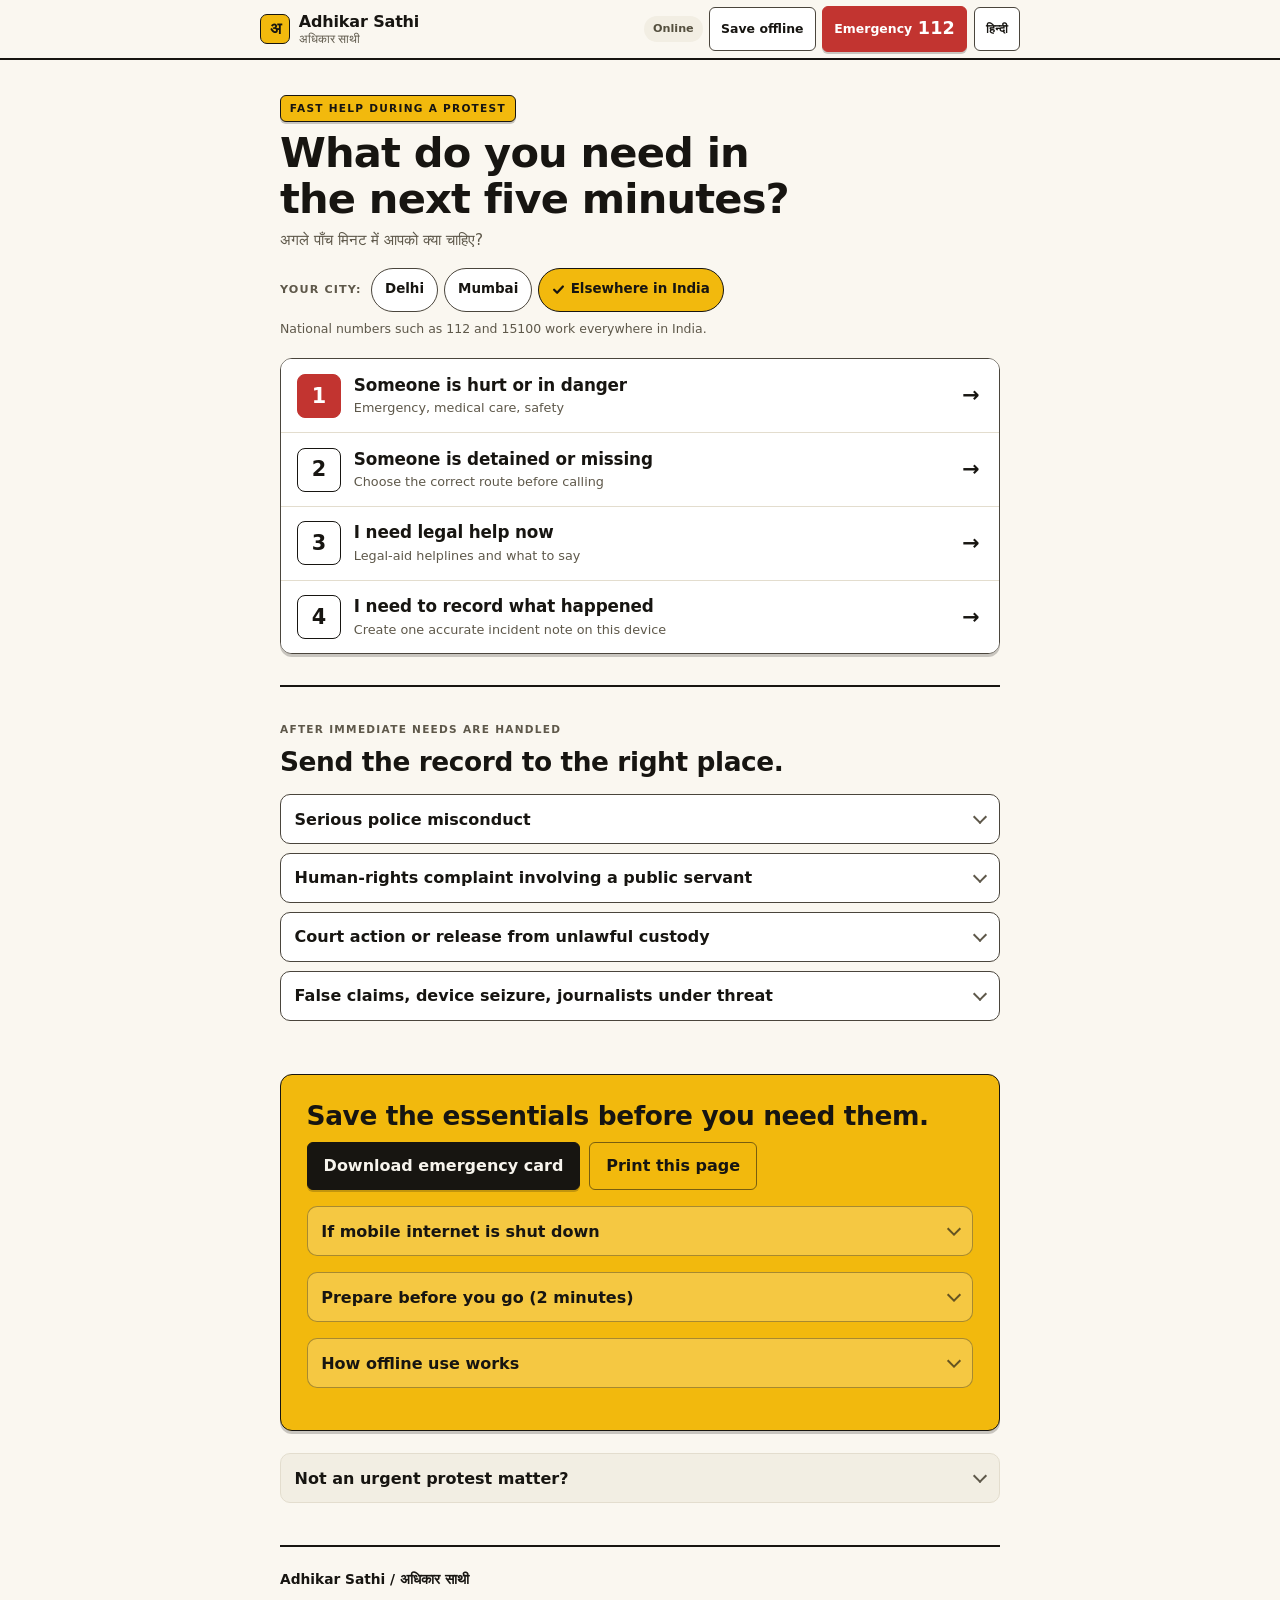
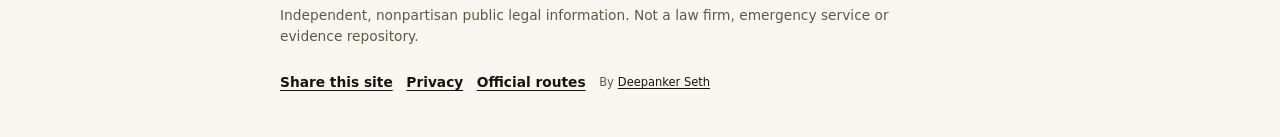
<file: site/index.html>
<!doctype html>
<html lang="en" data-language="en">
<head>
  <meta charset="utf-8">
  <meta name="viewport" content="width=device-width, initial-scale=1">
  <meta name="color-scheme" content="light dark">
  <meta name="theme-color" content="#faf7f0" media="(prefers-color-scheme: light)">
  <meta name="theme-color" content="#121110" media="(prefers-color-scheme: dark)">
  <meta name="description" content="Fast protest safety, detention, legal-aid and evidence help for people in India.">
  <meta property="og:title" content="Adhikar Sathi — Help when it matters">
  <meta property="og:description" content="Emergency help, detention support, legal aid and a safe incident record—without an account or data upload.">
  <title>Adhikar Sathi — Protest help when it matters</title>
  <link rel="icon" href="data:image/svg+xml,<svg xmlns='http://www.w3.org/2000/svg' viewBox='0 0 64 64'><rect width='64' height='64' rx='13' fill='%23f2b90d'/><rect x='3' y='3' width='58' height='58' rx='10' fill='none' stroke='%23171511' stroke-width='3'/><text x='32' y='46' text-anchor='middle' font-size='38' font-weight='bold' fill='%23171511'>अ</text></svg>">
  <link rel="canonical" href="https://adhikarsathi.com/">
  <link rel="stylesheet" href="styles.css">
</head>
<body>
  <a class="skip-link" href="#main" data-en="Skip to help" data-hi="सहायता पर जाएँ">Skip to help</a>

  <header class="topbar">
    <a class="brand" href="#main" aria-label="Adhikar Sathi home">
      <span class="brand-mark" aria-hidden="true">अ</span>
      <span class="brand-text">
        <strong>Adhikar Sathi</strong>
        <span lang="hi">अधिकार साथी</span>
      </span>
    </a>
    <div class="top-actions">
      <span class="network" id="networkStatus" role="status">Online</span>
      <a class="quiet-button" href="#offline" data-en="Save offline" data-hi="ऑफ़लाइन सहेजें">Save offline</a>
      <a class="header-emergency" id="headerEmergency" href="tel:112" aria-label="Call emergency number 112">
        <span data-en="Emergency" data-hi="आपात">Emergency</span><strong>112</strong>
      </a>
      <button class="quiet-button" id="languageToggle" type="button" aria-label="Switch language">हिन्दी</button>
    </div>
  </header>

  <div class="offline-banner" id="offlineBanner" role="status" hidden>
    <strong data-en="Offline copy" data-hi="ऑफ़लाइन प्रति">Offline copy</strong>
    <span data-en="Saved information is available. Contact details may change." data-hi="सहेजी जानकारी उपलब्ध है। संपर्क विवरण बदल सकते हैं।">Saved information is available. Contact details may change.</span>
  </div>

  <main id="main">
    <section class="hero">
      <p class="kicker" data-en="Fast help during a protest" data-hi="प्रदर्शन के दौरान तेज़ सहायता">Fast help during a protest</p>
      <h1 data-en="What do you need in the next five minutes?" data-hi="अगले पाँच मिनट में आपको क्या चाहिए?">What do you need in the next five minutes?</h1>
      <p class="intro" lang="hi" data-en="अगले पाँच मिनट में आपको क्या चाहिए?" data-hi="What do you need in the next five minutes?">अगले पाँच मिनट में आपको क्या चाहिए?</p>
      <div class="city-select" role="group" aria-labelledby="cityLabel">
        <span class="city-label" id="cityLabel" data-en="Your city:" data-hi="आपका शहर:">Your city:</span>
        <button class="city-chip" type="button" data-city="delhi" aria-pressed="false" data-en="Delhi" data-hi="दिल्ली">Delhi</button>
        <button class="city-chip" type="button" data-city="mumbai" aria-pressed="false" data-en="Mumbai" data-hi="मुंबई">Mumbai</button>
        <button class="city-chip" type="button" data-city="other" aria-pressed="false" data-en="Elsewhere in India" data-hi="भारत में अन्य जगह">Elsewhere in India</button>
        <span class="city-note" data-en="National numbers such as 112 and 15100 work everywhere in India." data-hi="112 और 15100 जैसे राष्ट्रीय नंबर पूरे भारत में काम करते हैं।">National numbers such as 112 and 15100 work everywhere in India.</span>
      </div>
    </section>

    <section class="routes" aria-labelledby="route-title">
      <h2 id="route-title" class="sr-only">Choose help</h2>
      <button class="route danger" type="button" data-route="danger" aria-controls="panel-danger" aria-expanded="false">
        <span class="route-number">1</span>
        <span><strong data-en="Someone is hurt or in danger" data-hi="कोई घायल है या खतरे में है">Someone is hurt or in danger</strong><small data-en="Emergency, medical care, safety" data-hi="आपातकाल, चिकित्सा, सुरक्षा">Emergency, medical care, safety</small></span>
        <span class="route-arrow" aria-hidden="true">→</span>
      </button>
      <button class="route" type="button" data-route="custody" aria-controls="panel-custody" aria-expanded="false">
        <span class="route-number">2</span>
        <span><strong data-en="Someone is detained or missing" data-hi="कोई हिरासत में है या लापता है">Someone is detained or missing</strong><small data-en="Choose the correct route before calling" data-hi="कॉल से पहले सही रास्ता चुनें">Choose the correct route before calling</small></span>
        <span class="route-arrow" aria-hidden="true">→</span>
      </button>
      <button class="route" type="button" data-route="lawyer" aria-controls="panel-lawyer" aria-expanded="false">
        <span class="route-number">3</span>
        <span><strong data-en="I need legal help now" data-hi="मुझे अभी कानूनी सहायता चाहिए">I need legal help now</strong><small data-en="Legal-aid helplines and what to say" data-hi="कानूनी सहायता हेल्पलाइन और क्या कहना है">Legal-aid helplines and what to say</small></span>
        <span class="route-arrow" aria-hidden="true">→</span>
      </button>
      <button class="route" type="button" data-route="record" aria-controls="panel-record" aria-expanded="false">
        <span class="route-number">4</span>
        <span><strong data-en="I need to record what happened" data-hi="जो हुआ उसे दर्ज करना है">I need to record what happened</strong><small data-en="Create one accurate incident note on this device" data-hi="इस उपकरण पर एक सही घटना नोट बनाएँ">Create one accurate incident note on this device</small></span>
        <span class="route-arrow" aria-hidden="true">→</span>
      </button>
    </section>

    <section class="help-panel danger-panel" id="panel-danger" hidden tabindex="-1" aria-labelledby="danger-title">
      <div class="panel-heading">
        <p class="kicker" data-en="Do this now" data-hi="अभी यह करें">Do this now</p>
        <h2 id="danger-title" data-en="Get safe. Get medical help. Tell one trusted person." data-hi="सुरक्षित हों। चिकित्सा लें। एक भरोसेमंद व्यक्ति को बताएं।">Get safe. Get medical help. Tell one trusted person.</h2>
      </div>
      <div class="call-grid">
        <a class="call-card primary" href="tel:112"><span>112</span><strong data-en="Emergency response" data-hi="आपात सहायता">Emergency response</strong><small data-en="Call now — works without internet or balance" data-hi="अभी कॉल करें — बिना इंटरनेट या बैलेंस चलता है">Call now — works without internet or balance</small></a>
        <a class="call-card" href="tel:102" data-city-scope="delhi" hidden><span>102</span><strong data-en="Ambulance — Delhi (CATS)" data-hi="एम्बुलेंस — दिल्ली (CATS)">Ambulance — Delhi (CATS)</strong><small data-en="Free. No answer? Call 112." data-hi="निःशुल्क। उत्तर न मिले? 112।">Free. No answer? Call 112.</small></a>
        <a class="call-card" href="tel:108" data-city-scope="mumbai" hidden><span>108</span><strong data-en="Ambulance — Mumbai" data-hi="एम्बुलेंस — मुंबई">Ambulance — Mumbai</strong><small data-en="Free. No answer? Call 112." data-hi="निःशुल्क। उत्तर न मिले? 112।">Free. No answer? Call 112.</small></a>
        <a class="call-card" href="tel:15100" data-city-scope="other"><span>15100</span><strong data-en="Legal-aid helpline" data-hi="कानूनी सहायता हेल्पलाइन">Legal-aid helpline</strong><small data-en="Request urgent guidance" data-hi="तत्काल मार्गदर्शन माँगें">Request urgent guidance</small></a>
      </div>
      <ol class="steps">
        <li><strong data-en="Move away from immediate danger." data-hi="तत्काल खतरे से दूर जाएँ।">Move away from immediate danger.</strong> <span data-en="Do not stay to complete this page." data-hi="इस पेज को पूरा करने के लिए न रुकें।">Do not stay to complete this page.</span></li>
        <li><strong data-en="Seek hospital care." data-hi="अस्पताल जाएँ।">Seek hospital care.</strong> <span data-en="No hospital — government or private — may refuse emergency treatment. You are entitled to have a medico-legal case (MLC) registered: the official record of your injuries for any later complaint. Note that an MLC means the police are informed. If registered, note the MLC number and keep treatment records and prescriptions." data-hi="कोई भी अस्पताल — सरकारी या निजी — आपातकालीन इलाज से मना नहीं कर सकता। आप MLC (मेडिको-लीगल केस) दर्ज कराने के हक़दार हैं: यह चोटों का आधिकारिक रिकॉर्ड है जो बाद की शिकायत में काम आता है। ध्यान रहे, MLC दर्ज होने पर पुलिस को सूचना जाती है। दर्ज हो तो MLC नंबर लिखें और इलाज के रिकॉर्ड व पर्चे सँभालें।">No hospital — government or private — may refuse emergency treatment. You are entitled to have a medico-legal case (MLC) registered: the official record of your injuries for any later complaint. Note that an MLC means the police are informed. If registered, note the MLC number and keep treatment records and prescriptions.</span></li>
        <li><strong data-en="Send your location to one trusted person." data-hi="एक भरोसेमंद व्यक्ति को अपना स्थान भेजें।">Send your location to one trusted person.</strong> <span data-en="Include your name, location, time and the help needed." data-hi="नाम, स्थान, समय और आवश्यक सहायता लिखें।">Include your name, location, time and the help needed.</span></li>
        <li><strong data-en="Protect other people." data-hi="दूसरों की सुरक्षा करें।">Protect other people.</strong> <span data-en="Do not publish faces, phone numbers, medical records or live locations without consent." data-hi="बिना सहमति चेहरे, फ़ोन नंबर, मेडिकल रिकॉर्ड या लाइव स्थान सार्वजनिक न करें।">Do not publish faces, phone numbers, medical records or live locations without consent.</span></li>
      </ol>
      <p class="hospital-list" data-city-scope="delhi" hidden><strong data-en="Government hospitals near the protest area:" data-hi="प्रदर्शन क्षेत्र के पास सरकारी अस्पताल:">Government hospitals near the protest area:</strong> <span data-en="RML Hospital (Baba Kharak Singh Marg, near Jantar Mantar) · Lady Hardinge (Shaheed Bhagat Singh Marg) · LNJP (Delhi Gate)" data-hi="RML अस्पताल (बाबा खड़क सिंह मार्ग, जंतर मंतर के पास) · लेडी हार्डिंग (शहीद भगत सिंह मार्ग) · LNJP (दिल्ली गेट)">RML Hospital (Baba Kharak Singh Marg, near Jantar Mantar) · Lady Hardinge (Shaheed Bhagat Singh Marg) · LNJP (Delhi Gate)</span></p>
      <p class="hospital-list" data-city-scope="mumbai" hidden><strong data-en="Government hospitals near the protest area:" data-hi="प्रदर्शन क्षेत्र के पास सरकारी अस्पताल:">Government hospitals near the protest area:</strong> <span data-en="St George (opp. GPO, near CSMT) · JJ Hospital (Byculla — largest) · GT Hospital (L.T. Marg) · Cama Hospital (opp. Azad Maidan — women and children only)" data-hi="सेंट जॉर्ज (GPO के सामने, CSMT के पास) · JJ अस्पताल (भायखला — सबसे बड़ा) · GT अस्पताल (एल.टी. मार्ग) · कामा अस्पताल (आज़ाद मैदान के सामने — केवल महिलाएँ और बच्चे)">St George (opp. GPO, near CSMT) · JJ Hospital (Byculla — largest) · GT Hospital (L.T. Marg) · Cama Hospital (opp. Azad Maidan — women and children only)</span></p>
      <details>
        <summary data-en="Tear gas, heat, crowd crush, panic — quick first aid" data-hi="आँसू गैस, गर्मी, भीड़ का दबाव, घबराहट — त्वरित प्राथमिक उपचार">Tear gas, heat, crowd crush, panic — quick first aid</summary>
        <ul class="first-aid">
          <li data-en="Tear gas: move to fresh air. Rinse eyes with plain water for 10–15 minutes; remove contact lenses; do not rub. Do not use milk. Remove and bag contaminated clothing; wash skin with soap and water. (CDC and clinical guidance)" data-hi="आँसू गैस: खुली हवा में जाएँ। आँखें 10–15 मिनट सादे पानी से धोएँ; कॉन्टैक्ट लेंस निकालें; आँखें न मलें। दूध का उपयोग न करें। प्रभावित कपड़े उतारकर थैले में रखें; त्वचा साबुन-पानी से धोएँ। (CDC व चिकित्सकीय मार्गदर्शन)">Tear gas: move to fresh air. Rinse eyes with plain water for 10–15 minutes; remove contact lenses; do not rub. Do not use milk. Remove and bag contaminated clothing; wash skin with soap and water. (CDC and clinical guidance)</li>
          <li data-en="Heat: move to shade, sip water. Confusion, hot dry skin or fainting is an emergency — call 112 and cool the person with wet cloths and fanning. (WHO guidance)" data-hi="गर्मी: छाँव में जाएँ, धीरे-धीरे पानी पिएँ। उलझन, गर्म सूखी त्वचा या बेहोशी आपातकाल है — 112 पर कॉल करें और गीले कपड़े व हवा से शरीर ठंडा करें। (WHO मार्गदर्शन)">Heat: move to shade, sip water. Confusion, hot dry skin or fainting is an emergency — call 112 and cool the person with wet cloths and fanning. (WHO guidance)</li>
          <li data-en="Dense crowds: know your exits, stay near the edges, keep your arms in front of your chest; if you fall, curl up and protect your head." data-hi="घनी भीड़: निकास पहचानें, किनारे की ओर रहें, बाँहें छाती के आगे रखें; गिर जाएँ तो सिकुड़कर सिर की रक्षा करें।">Dense crowds: know your exits, stay near the edges, keep your arms in front of your chest; if you fall, curl up and protect your head.</li>
          <li data-en="Panic: breathe in and out slowly, counting to five. It usually passes in minutes." data-hi="घबराहट: पाँच तक गिनते हुए धीरे-धीरे साँस लें और छोड़ें। यह प्रायः कुछ मिनटों में शांत होती है।">Panic: breathe in and out slowly, counting to five. It usually passes in minutes.</li>
        </ul>
        <p class="small-note"><a href="tel:14416">14416</a> — <span data-en="Tele-MANAS mental-health line: free, 24×7, 20 languages." data-hi="Tele-MANAS मानसिक स्वास्थ्य लाइन: निःशुल्क, 24×7, 20 भाषाएँ।">Tele-MANAS mental-health line: free, 24×7, 20 languages.</span></p>
      </details>
      <button class="copy-button" type="button" data-copy="emergency" data-en="Copy an emergency message" data-hi="आपात संदेश कॉपी करें">Copy an emergency message</button>
      <button class="back-button" type="button" data-close-panel data-en="Back to choices" data-hi="विकल्पों पर वापस">Back to choices</button>
    </section>

    <section class="help-panel custody-panel" id="panel-custody" hidden tabindex="-1" aria-labelledby="custody-title">
      <div class="panel-heading">
        <p class="kicker" data-en="Detained or missing" data-hi="हिरासत या लापता">Detained or missing</p>
        <h2 id="custody-title" data-en="First decide: suspected police custody, or genuinely missing?" data-hi="पहले तय करें: पुलिस हिरासत की आशंका है, या व्यक्ति सच में लापता है?">First decide: suspected police custody, or genuinely missing?</h2>
      </div>
      <div class="decision-grid">
        <article>
          <strong data-en="Known or suspected police custody" data-hi="ज्ञात या संदिग्ध पुलिस हिरासत">Known or suspected police custody</strong>
          <p data-en="Call legal aid and the likely police station or district control room. Ask for the BNSS section 37 designated officer and arrest information." data-hi="कानूनी सहायता और संभावित पुलिस थाना या जिला नियंत्रण कक्ष को कॉल करें। BNSS धारा 37 के नामित अधिकारी और गिरफ्तारी की जानकारी माँगें।">Call legal aid and the likely police station or district control room. Ask for the BNSS section 37 designated officer and arrest information.</p>
          <a class="call-card primary" href="tel:15100"><span>15100</span><strong data-en="Legal-aid helpline" data-hi="कानूनी सहायता हेल्पलाइन">Legal-aid helpline</strong></a>
        </article>
        <article>
          <strong data-en="Genuinely missing; no custody information" data-hi="सच में लापता; हिरासत की जानकारी नहीं">Genuinely missing; no custody information</strong>
          <div data-city-scope="delhi" hidden>
            <p data-en="Use Delhi Police's missing-person helpline. Do not use 1094 merely to confirm a suspected arrest." data-hi="दिल्ली पुलिस की गुमशुदा व्यक्ति हेल्पलाइन का उपयोग करें। केवल संदिग्ध गिरफ्तारी की पुष्टि के लिए 1094 का उपयोग न करें।">Use Delhi Police's missing-person helpline. Do not use 1094 merely to confirm a suspected arrest.</p>
            <a class="call-card" href="tel:1094"><span>1094</span><strong data-en="Missing persons — Delhi Police" data-hi="गुमशुदा व्यक्ति — दिल्ली पुलिस">Missing persons — Delhi Police</strong></a>
            <p class="small-note"><a class="text-link" href="https://zipnet.delhipolice.gov.in" target="_blank" rel="noopener">ZIPNET</a> — <span data-en="Delhi Police online missing-person search (needs internet)." data-hi="दिल्ली पुलिस की ऑनलाइन गुमशुदा-व्यक्ति खोज (इंटरनेट आवश्यक)।">Delhi Police online missing-person search (needs internet).</span></p>
          </div>
          <div data-city-scope="mumbai" hidden>
            <p data-en="Report at any police station and call the Mumbai Police control room. The Maharashtra Police citizen portal has an online search for missing and for arrested persons — listings can lag by hours, and absence from the portal does not mean the person is not in custody." data-hi="किसी भी थाने में सूचना दें और मुंबई पुलिस नियंत्रण कक्ष को कॉल करें। महाराष्ट्र पुलिस सिटीज़न पोर्टल पर गुमशुदा और गिरफ्तार व्यक्तियों की ऑनलाइन खोज है — नाम आने में घंटों की देरी हो सकती है, और पोर्टल में नाम न होने का अर्थ यह नहीं कि व्यक्ति हिरासत में नहीं है।">Report at any police station and call the Mumbai Police control room. The Maharashtra Police citizen portal has an online search for missing and for arrested persons — listings can lag by hours, and absence from the portal does not mean the person is not in custody.</p>
            <a class="call-card" href="tel:+912222621855"><span>022-22621855</span><strong data-en="Mumbai Police control room (city)" data-hi="मुंबई पुलिस नियंत्रण कक्ष (सिटी)">Mumbai Police control room (city)</strong></a>
            <p class="small-note"><a class="text-link" href="https://citizen.mahapolice.gov.in/Citizen/MH/index.aspx" target="_blank" rel="noopener" data-en="Maharashtra Police citizen portal (online search)" data-hi="महाराष्ट्र पुलिस सिटीज़न पोर्टल (ऑनलाइन खोज)">Maharashtra Police citizen portal (online search)</a></p>
          </div>
          <div data-city-scope="other">
            <p data-en="Report at the nearest police station and call 112. Ask the district control room whether the person is recorded as arrested — every district and police station must keep and display arrest information (BNSS section 37)." data-hi="नज़दीकी थाने में सूचना दें और 112 पर कॉल करें। जिला नियंत्रण कक्ष से पूछें कि व्यक्ति गिरफ्तार के रूप में दर्ज है या नहीं — हर जिले और थाने को गिरफ्तारी की जानकारी रखनी और प्रदर्शित करनी होती है (BNSS धारा 37)।">Report at the nearest police station and call 112. Ask the district control room whether the person is recorded as arrested — every district and police station must keep and display arrest information (BNSS section 37).</p>
            <a class="call-card" href="tel:112"><span>112</span><strong data-en="Emergency / police" data-hi="आपातकाल / पुलिस">Emergency / police</strong></a>
          </div>
        </article>
      </div>
      <p class="emergency-line"><strong data-en="Immediate danger:" data-hi="तत्काल खतरा:">Immediate danger:</strong> <a href="tel:112">112</a></p>
      <h3 data-en="Write down these facts" data-hi="ये तथ्य लिखें">Write down these facts</h3>
      <ul class="checklist">
        <li data-en="Full name and safe contact number" data-hi="पूरा नाम और सुरक्षित संपर्क नंबर">Full name and safe contact number</li>
        <li data-en="Last confirmed time and exact location" data-hi="अंतिम पुष्टि का समय और सटीक स्थान">Last confirmed time and exact location</li>
        <li data-en="Police station, unit or vehicle, if known" data-hi="पुलिस थाना, इकाई या वाहन, यदि ज्ञात हो">Police station, unit or vehicle, if known</li>
        <li data-en="FIR, DD, arrest memo or custody reference, if available" data-hi="FIR, DD, गिरफ्तारी मेमो या हिरासत संदर्भ, यदि उपलब्ध हो">FIR, DD, arrest memo or custody reference, if available</li>
        <li data-en="Every station called: time, person spoken to and response" data-hi="हर कॉल किया थाना: समय, बात करने वाला व्यक्ति और उत्तर">Every station called: time, person spoken to and response</li>
      </ul>
      <details>
        <summary data-en="Essential safeguards after arrest" data-hi="गिरफ्तारी के बाद आवश्यक सुरक्षा">Essential safeguards after arrest</summary>
        <p data-en="Subject to constitutional exceptions, the arrested person must be told the grounds of arrest — the Supreme Court requires them in writing, in a language the person understands (2025). They have the right to consult and be defended by a lawyer of choice, to meet an advocate during interrogation (though not throughout it), and must be produced before the nearest magistrate within 24 hours excluding journey time. Ask for the arrest memo; immediate notice to the nominated person of both arrest and place of custody; and a medical examination that records injuries, with a report copy." data-hi="संवैधानिक अपवादों के अधीन, गिरफ्तार व्यक्ति को गिरफ्तारी के कारण बताए जाने चाहिए — सुप्रीम कोर्ट के अनुसार लिखित रूप में, ऐसी भाषा में जो व्यक्ति समझता हो (2025)। उसे अपनी पसंद के वकील से परामर्श और बचाव का अधिकार है, पूछताछ के दौरान वकील से मिलने का अवसर है (पूरी पूछताछ में नहीं), और यात्रा समय छोड़कर 24 घंटे में निकटतम मजिस्ट्रेट के सामने पेशी अनिवार्य है। गिरफ्तारी मेमो; नामित व्यक्ति को गिरफ्तारी और हिरासत स्थान की तुरंत सूचना; तथा चोटें दर्ज करने वाली मेडिकल जाँच और रिपोर्ट की प्रति माँगें।">Subject to constitutional exceptions, the arrested person must be told the grounds of arrest — the Supreme Court requires them in writing, in a language the person understands (2025). They have the right to consult and be defended by a lawyer of choice, to meet an advocate during interrogation (though not throughout it), and must be produced before the nearest magistrate within 24 hours excluding journey time. Ask for the arrest memo; immediate notice to the nominated person of both arrest and place of custody; and a medical examination that records injuries, with a report copy.</p>
        <p data-en="If police are investigating an offence punishable by up to seven years, a written notice to appear — not arrest — is the rule (BNSS s.35(3); Supreme Court, 2026). Preventive detention during prohibitory orders works differently: the person must still be told the reason, and detention beyond 24 hours needs separate legal authority." data-hi="अगर पुलिस ऐसे अपराध की जाँच कर रही है जिसका दंड 7 वर्ष तक है, तो गिरफ्तारी के बजाय पेश होने का लिखित नोटिस नियम है (BNSS धारा 35(3); सुप्रीम कोर्ट, 2026)। निषेधाज्ञा के दौरान एहतियातन हिरासत अलग है: कारण फिर भी बताना होगा, और 24 घंटे से अधिक हिरासत के लिए अलग कानूनी आधार चाहिए।">If police are investigating an offence punishable by up to seven years, a written notice to appear — not arrest — is the rule (BNSS s.35(3); Supreme Court, 2026). Preventive detention during prohibitory orders works differently: the person must still be told the reason, and detention beyond 24 hours needs separate legal authority.</p>
        <p data-en="A woman should not ordinarily be arrested after sunset and before sunrise, except in exceptional circumstances with a magistrate's permission (BNSS s.43(5)), and a woman's medical examination must involve a female practitioner. A minor cannot be kept in a police lockup or jail: they must go before the Juvenile Justice Board within 24 hours, a guardian must be informed, and free legal aid is automatic." data-hi="महिला को सामान्यतः सूर्यास्त के बाद और सूर्योदय से पहले गिरफ्तार नहीं किया जाना चाहिए — असाधारण परिस्थितियों में मजिस्ट्रेट की अनुमति से ही (BNSS धारा 43(5)); महिला की मेडिकल जाँच में महिला चिकित्सक का होना आवश्यक है। नाबालिग को थाने के लॉकअप या जेल में नहीं रखा जा सकता: 24 घंटे में किशोर न्याय बोर्ड के सामने पेश करना, अभिभावक को सूचित करना और निःशुल्क कानूनी सहायता अनिवार्य है।">A woman should not ordinarily be arrested after sunset and before sunrise, except in exceptional circumstances with a magistrate's permission (BNSS s.43(5)), and a woman's medical examination must involve a female practitioner. A minor cannot be kept in a police lockup or jail: they must go before the Juvenile Justice Board within 24 hours, a guardian must be informed, and free legal aid is automatic.</p>
      </details>
      <button class="copy-button" type="button" data-copy="custody" data-en="Copy a custody-help message" data-hi="हिरासत सहायता संदेश कॉपी करें">Copy a custody-help message</button>
      <button class="back-button" type="button" data-close-panel data-en="Back to choices" data-hi="विकल्पों पर वापस">Back to choices</button>
    </section>

    <section class="help-panel lawyer-panel" id="panel-lawyer" hidden tabindex="-1" aria-labelledby="lawyer-title">
      <div class="panel-heading">
        <p class="kicker" data-en="Human help first" data-hi="पहले मानवीय सहायता">Human help first</p>
        <h2 id="lawyer-title" data-en="Call a legal-aid helpline. Say the urgent fact in one sentence." data-hi="कानूनी सहायता हेल्पलाइन को कॉल करें। तत्काल तथ्य एक वाक्य में कहें।">Call a legal-aid helpline. Say the urgent fact in one sentence.</h2>
      </div>
      <div class="call-grid three" data-city-scope="delhi" hidden>
        <a class="call-card primary" href="tel:15100"><span>15100</span><strong data-en="National legal aid" data-hi="राष्ट्रीय कानूनी सहायता">National legal aid</strong></a>
        <a class="call-card" href="tel:1516"><span>1516</span><strong data-en="Delhi legal services" data-hi="दिल्ली कानूनी सेवाएँ">Delhi legal services</strong></a>
        <a class="call-card" href="tel:+919870101337"><span>9870101337</span><strong data-en="DSLSA — Delhi" data-hi="DSLSA — दिल्ली">DSLSA — Delhi</strong></a>
      </div>
      <div class="call-grid three" data-city-scope="mumbai" hidden>
        <a class="call-card primary" href="tel:15100"><span>15100</span><strong data-en="National legal aid" data-hi="राष्ट्रीय कानूनी सहायता">National legal aid</strong></a>
        <a class="call-card" href="tel:1800222324"><span>1800-22-23-24</span><strong data-en="Maharashtra legal services" data-hi="महाराष्ट्र विधिक सेवा">Maharashtra legal services</strong></a>
        <a class="call-card" href="tel:+918591903601"><span>8591903601</span><strong data-en="Mumbai City DLSA (office hours)" data-hi="मुंबई सिटी DLSA (कार्यालय समय)">Mumbai City DLSA (office hours)</strong></a>
      </div>
      <div class="call-grid" data-city-scope="other">
        <a class="call-card primary" href="tel:15100"><span>15100</span><strong data-en="National legal aid" data-hi="राष्ट्रीय कानूनी सहायता">National legal aid</strong><small data-en="Ask to be connected to your district legal services authority (DLSA)" data-hi="अपने जिले के विधिक सेवा प्राधिकरण (DLSA) से जोड़ने को कहें">Ask to be connected to your district legal services authority (DLSA)</small></a>
      </div>
      <p class="small-note" data-city-scope="mumbai" hidden data-en="Mumbai Suburban DLSA (Bandra): 8591903602, office hours." data-hi="मुंबई उपनगर DLSA (बांद्रा): 8591903602, कार्यालय समय।">Mumbai Suburban DLSA (Bandra): 8591903602, office hours.</p>
      <div class="say-this">
        <strong data-en="Say this:" data-hi="यह कहें:">Say this:</strong>
        <p data-en="“I need urgent legal help for [name]. They were [injured/detained/missing] at [place] around [time]. The last confirmed information is [fact]. Please tell me the next immediate legal step.”" data-hi="“मुझे [नाम] के लिए तत्काल कानूनी सहायता चाहिए। वे [स्थान] पर लगभग [समय] [घायल/हिरासत/लापता] हुए। अंतिम पुष्ट जानकारी [तथ्य] है। कृपया अगला तत्काल कानूनी कदम बताएं।”">“I need urgent legal help for [name]. They were [injured/detained/missing] at [place] around [time]. The last confirmed information is [fact]. Please tell me the next immediate legal step.”</p>
      </div>
      <p class="small-note" data-en="Anyone in custody, and every woman, qualifies for free legal services regardless of income (Legal Services Authorities Act, s.12). In other cases a lawyer depends on eligibility and assessment. Email is not an emergency channel." data-hi="हिरासत में कोई भी व्यक्ति और हर महिला, आय चाहे जो हो, निःशुल्क कानूनी सेवाओं की पात्र है (विधिक सेवा प्राधिकरण अधिनियम, धारा 12)। अन्य मामलों में वकील मिलना पात्रता और आकलन पर निर्भर है। ईमेल आपात माध्यम नहीं है।">Anyone in custody, and every woman, qualifies for free legal services regardless of income (Legal Services Authorities Act, s.12). In other cases a lawyer depends on eligibility and assessment. Email is not an emergency channel.</p>
      <p class="small-note" data-en="Helplines can go unanswered at night. Keep a written log of every call you try (time and number) — and remember the 24-hour magistrate rule protects an arrested person regardless. In danger, call 112." data-hi="रात में हेल्पलाइन का उत्तर न मिल सकता है। हर कोशिश की गई कॉल का समय और नंबर लिखते जाएँ — याद रखें, 24 घंटे में मजिस्ट्रेट के सामने पेशी का नियम हर हाल में लागू रहता है। खतरे में 112 पर कॉल करें।">Helplines can go unanswered at night. Keep a written log of every call you try (time and number) — and remember the 24-hour magistrate rule protects an arrested person regardless. In danger, call 112.</p>
      <a class="text-link" data-city-scope="delhi" hidden href="mailto:legalaidwing-dslsa@nic.in">legalaidwing-dslsa@nic.in</a>
      <p class="small-note" data-en="For eligible Supreme Court matters, SCLSC: 011-23381257 or sclsc@nic.in." data-hi="पात्र सुप्रीम कोर्ट मामलों के लिए SCLSC: 011-23381257 या sclsc@nic.in।">For eligible Supreme Court matters, SCLSC: 011-23381257 or sclsc@nic.in.</p>
      <button class="copy-button" type="button" data-copy="lawyer" data-en="Copy what to say" data-hi="क्या कहना है कॉपी करें">Copy what to say</button>
      <button class="back-button" type="button" data-close-panel data-en="Back to choices" data-hi="विकल्पों पर वापस">Back to choices</button>
    </section>

    <section class="help-panel record-panel" id="panel-record" hidden tabindex="-1" aria-labelledby="record-title">
      <div class="panel-heading">
        <p class="kicker" data-en="One accurate record" data-hi="एक सही रिकॉर्ड">One accurate record</p>
        <h2 id="record-title" data-en="Record facts once. Share them privately with a lawyer or authority." data-hi="तथ्य एक बार दर्ज करें। वकील या प्राधिकरण से निजी रूप से साझा करें।">Record facts once. Share them privately with a lawyer or authority.</h2>
        <p data-en="Nothing typed here is uploaded or saved by this site." data-hi="यहाँ लिखी कोई जानकारी इस साइट द्वारा अपलोड या सहेजी नहीं जाती।">Nothing typed here is uploaded or saved by this site.</p>
        <p class="small-note" data-en="Keep the original photo or video unchanged on the device that recorded it. A WhatsApp forward must not be your only copy — forwarding strips technical detail (metadata) that helps prove authenticity." data-hi="मूल फ़ोटो या वीडियो उसी उपकरण पर बिना बदले रखें जिससे वह बना। WhatsApp फ़ॉरवर्ड आपकी एकमात्र प्रति न हो — फ़ॉरवर्ड करने में वह तकनीकी विवरण (मेटाडेटा) हट जाता है जो प्रामाणिकता साबित करने में मदद करता है।">Keep the original photo or video unchanged on the device that recorded it. A WhatsApp forward must not be your only copy — forwarding strips technical detail (metadata) that helps prove authenticity.</p>
      </div>
      <p class="form-note" id="incidentFormNote" data-en="Fields marked * are required. Use a private device when possible." data-hi="* से चिन्हित फ़ील्ड आवश्यक हैं। संभव हो तो निजी उपकरण का उपयोग करें।">Fields marked * are required. Use a private device when possible.</p>
      <form id="incidentForm" aria-describedby="incidentFormNote">
        <label><span data-en="Your connection" data-hi="आपका संबंध">Your connection</span>
          <select name="role" required>
            <option value="">Select / चुनें</option>
            <option value="affected">Directly affected / सीधे प्रभावित</option>
            <option value="family">Family or authorized helper / परिवार या अधिकृत सहायक</option>
            <option value="witness">Eyewitness / प्रत्यक्षदर्शी</option>
            <option value="reports">Using identified reports / पहचानी गई रिपोर्टों के आधार पर</option>
          </select>
        </label>
        <label><span data-en="Who was affected?" data-hi="कौन प्रभावित हुआ?">Who was affected?</span><input name="affected" required autocomplete="off"></label>
        <label><span data-en="Date and time" data-hi="तारीख और समय">Date and time</span><input name="when" type="datetime-local" required></label>
        <label><span data-en="Exact location" data-hi="सटीक स्थान">Exact location</span><input name="where" required autocomplete="off"></label>
        <label class="full"><span data-en="What happened? Separate what you personally know from reports." data-hi="क्या हुआ? स्वयं ज्ञात तथ्य और रिपोर्ट अलग लिखें।">What happened? Separate what you personally know from reports.</span><textarea name="facts" rows="5" required></textarea></label>
        <label><span data-en="Urgent need" data-hi="तत्काल आवश्यकता">Urgent need</span>
          <select name="need" required>
            <option value="">Select / चुनें</option>
            <option value="medical">Medical help / चिकित्सा</option>
            <option value="legal">Lawyer / वकील</option>
            <option value="custody">Custody confirmation / हिरासत पुष्टि</option>
            <option value="missing">Locate missing person / लापता व्यक्ति</option>
            <option value="preserve">Preserve evidence / साक्ष्य संरक्षण</option>
            <option value="none">No immediate need / कोई तत्काल आवश्यकता नहीं</option>
          </select>
        </label>
        <label><span data-en="Evidence available (optional)" data-hi="उपलब्ध साक्ष्य (वैकल्पिक)">Evidence available (optional)</span><input name="evidence" autocomplete="off"></label>
        <label class="full"><span data-en="Safe contact (optional)" data-hi="सुरक्षित संपर्क (वैकल्पिक)">Safe contact (optional)</span><input name="contact" type="tel" inputmode="tel" autocomplete="tel"><small data-en="Do not use a public number if that could create risk." data-hi="यदि जोखिम हो तो सार्वजनिक नंबर न दें।">Do not use a public number if that could create risk.</small></label>
        <label class="confirm full"><input name="truth" type="checkbox" required><span data-en="I will review this note and remove anything I cannot support." data-hi="मैं इस नोट की जाँच कर असमर्थित बात हटाऊँगा/हटाऊँगी।">I will review this note and remove anything I cannot support.</span></label>
        <button class="generate-button full" type="submit" data-en="Create incident note" data-hi="घटना नोट बनाएँ">Create incident note</button>
      </form>
      <div class="incident-output" id="incidentOutput" hidden>
        <p class="success-message" role="status" tabindex="-1" data-en="Incident note created on this device. Review it before sharing." data-hi="घटना नोट इस उपकरण पर बन गया। साझा करने से पहले जाँचें।">Incident note created on this device. Review it before sharing.</p>
        <label for="incidentText" data-en="Review before sharing" data-hi="साझा करने से पहले जाँचें">Review before sharing</label>
        <textarea id="incidentText" rows="15"></textarea>
        <div class="output-actions">
          <button class="copy-button" id="copyIncident" type="button" data-en="Copy note" data-hi="नोट कॉपी करें">Copy note</button>
          <button class="secondary-button" id="downloadIncident" type="button" data-en="Download note" data-hi="नोट डाउनलोड करें">Download note</button>
        </div>
      </div>
      <button class="back-button" type="button" data-close-panel data-en="Back to choices" data-hi="विकल्पों पर वापस">Back to choices</button>
    </section>

    <section class="after-safe" id="report">
      <p class="kicker" data-en="After immediate needs are handled" data-hi="तत्काल जरूरतों के बाद">After immediate needs are handled</p>
      <h2 data-en="Send the record to the right place." data-hi="रिकॉर्ड सही जगह भेजें।">Send the record to the right place.</h2>
      <div class="report-list">
        <details class="report-item" data-city-scope="delhi" hidden>
          <summary data-en="Serious Delhi Police misconduct" data-hi="दिल्ली पुलिस का गंभीर दुराचार">Serious Delhi Police misconduct</summary>
          <div class="report-content">
            <p data-en="For death or grievous hurt in custody, rape or attempted rape in custody, arrest or detention without due process, extortion, land or house grabbing, or serious abuse of authority. Complaints by a victim or representative should be signed and supported by a sworn affidavit; anonymous complaints are excluded." data-hi="हिरासत में मृत्यु या गंभीर चोट, हिरासत में बलात्कार या प्रयास, विधिसम्मत प्रक्रिया के बिना गिरफ्तारी या हिरासत, जबरन वसूली, जमीन या मकान कब्ज़ा, या अधिकार के गंभीर दुरुपयोग के लिए। पीड़ित या प्रतिनिधि की शिकायत हस्ताक्षरित और शपथपत्र सहित होनी चाहिए; गुमनाम शिकायतें बाहर हैं।">For death or grievous hurt in custody, rape or attempted rape in custody, arrest or detention without due process, extortion, land or house grabbing, or serious abuse of authority. Complaints by a victim or representative should be signed and supported by a sworn affidavit; anonymous complaints are excluded.</p>
            <p class="small-note" data-en="Email is only an intake method—not proof of registration. Ask for acknowledgment and call to confirm. Postal: Police Complaints Authority, 10th Floor, Chanderlok Building, Janpath, New Delhi 110001." data-hi="ईमेल केवल शिकायत भेजने का माध्यम है—पंजीकरण का प्रमाण नहीं। पावती माँगें और फोन से पुष्टि करें। डाक: Police Complaints Authority, 10th Floor, Chanderlok Building, Janpath, New Delhi 110001।">Email is only an intake method—not proof of registration. Ask for acknowledgment and call to confirm. Postal: Police Complaints Authority, 10th Floor, Chanderlok Building, Janpath, New Delhi 110001.</p>
            <div class="resource-links"><a href="https://pca.delhi.gov.in/pca/contact-us" target="_blank" rel="noopener" data-en="Official PCA contact page" data-hi="आधिकारिक PCA संपर्क पेज">Official PCA contact page</a><a href="mailto:pca.delhi@delhi.gov.in">pca.delhi@delhi.gov.in</a><a href="tel:+911121400977">011-21400977</a></div>
          </div>
        </details>
        <details class="report-item" data-city-scope="mumbai" hidden>
          <summary data-en="Serious police misconduct — Mumbai" data-hi="पुलिस का गंभीर दुराचार — मुंबई">Serious police misconduct — Mumbai</summary>
          <div class="report-content">
            <p data-en="For custodial violence or serious abuse by police in Maharashtra, complain to the Maharashtra State Human Rights Commission (an inquiry body — it recommends, it cannot punish directly) or to the NHRC below. Maharashtra's statutory Police Complaints Authority currently has no official website or verified public intake channel." data-hi="महाराष्ट्र में पुलिस द्वारा हिरासत में हिंसा या गंभीर दुर्व्यवहार के लिए महाराष्ट्र राज्य मानवाधिकार आयोग (जाँच निकाय — यह सिफारिश करता है, सीधे दंड नहीं दे सकता) या नीचे दिए NHRC में शिकायत करें। महाराष्ट्र के वैधानिक पुलिस शिकायत प्राधिकरण की फ़िलहाल कोई आधिकारिक वेबसाइट या सत्यापित सार्वजनिक शिकायत-माध्यम नहीं है।">For custodial violence or serious abuse by police in Maharashtra, complain to the Maharashtra State Human Rights Commission (an inquiry body — it recommends, it cannot punish directly) or to the NHRC below. Maharashtra's statutory Police Complaints Authority currently has no official website or verified public intake channel.</p>
            <p class="small-note" data-en="MSHRC: 9, Hajarimal Somani Marg, opposite CSMT, Mumbai 400001." data-hi="MSHRC: 9, हजारीमल सोमानी मार्ग, CSMT के सामने, मुंबई 400001।">MSHRC: 9, Hajarimal Somani Marg, opposite CSMT, Mumbai 400001.</p>
            <div class="resource-links"><a href="tel:+912222076408">022-22076408</a><a href="mailto:complaint-mshrc@gov.in">complaint-mshrc@gov.in</a></div>
          </div>
        </details>
        <details class="report-item" data-city-scope="other">
          <summary data-en="Serious police misconduct" data-hi="पुलिस का गंभीर दुराचार">Serious police misconduct</summary>
          <div class="report-content">
            <p data-en="Use the NHRC route below, your State Human Rights Commission, and your state's Police Complaints Authority where one functions. A lawyer or the legal-services authority (15100) can advise which forum fits your case." data-hi="नीचे दिया NHRC मार्ग, अपने राज्य का मानवाधिकार आयोग, और जहाँ कार्यरत हो वहाँ राज्य पुलिस शिकायत प्राधिकरण उपयोग करें। कौन-सा मंच उपयुक्त है, यह वकील या विधिक सेवा प्राधिकरण (15100) बता सकता है।">Use the NHRC route below, your State Human Rights Commission, and your state's Police Complaints Authority where one functions. A lawyer or the legal-services authority (15100) can advise which forum fits your case.</p>
          </div>
        </details>
        <details class="report-item">
          <summary data-en="Human-rights complaint involving a public servant" data-hi="लोक सेवक से जुड़ी मानवाधिकार शिकायत">Human-rights complaint involving a public servant</summary>
          <div class="report-content">
            <p data-en="For a violation or abetment by a public servant, or public-servant negligence in preventing one. NHRC is not emergency dispatch. It ordinarily screens out matters older than one year, sub judice, vague or anonymous complaints and service matters. Its actions are principally inquiries, recommendations, interim-relief recommendations or court approaches—not guaranteed compensation or prosecution." data-hi="लोक सेवक द्वारा उल्लंघन या उसका दुष्प्रेरण, या उल्लंघन रोकने में लोक सेवक की लापरवाही के लिए। NHRC आपात सेवा नहीं है। यह सामान्यतः एक वर्ष से पुराने, अदालत में लंबित, अस्पष्ट या गुमनाम तथा सेवा मामलों को नहीं लेता। इसकी कार्रवाई मुख्यतः जाँच, सिफारिश, अंतरिम राहत की सिफारिश या अदालत का रुख है—मुआवज़ा या अभियोजन की गारंटी नहीं।">For a violation or abetment by a public servant, or public-servant negligence in preventing one. NHRC is not emergency dispatch. It ordinarily screens out matters older than one year, sub judice, vague or anonymous complaints and service matters. Its actions are principally inquiries, recommendations, interim-relief recommendations or court approaches—not guaranteed compensation or prosecution.</p>
            <div class="resource-links"><a href="https://www.hrcnet.nic.in/HRCNet/public/webcomplaint.aspx" target="_blank" rel="noopener" data-en="Open NHRC complaint portal" data-hi="NHRC शिकायत पोर्टल खोलें">Open NHRC complaint portal</a><a href="tel:14433">14433</a></div>
          </div>
        </details>
        <details class="report-item">
          <summary data-en="Court action or release from unlawful custody" data-hi="अदालती कार्रवाई या अवैध हिरासत से रिहाई">Court action or release from unlawful custody</summary>
          <div class="report-content">
            <p data-en="Speak to a lawyer or legal-services authority. An email to a court does not file a case or automatically invoke Article 32." data-hi="वकील या कानूनी सेवा प्राधिकरण से बात करें। अदालत को ईमेल करने से मामला दाखिल नहीं होता या अनुच्छेद 32 स्वतः लागू नहीं होता।">Speak to a lawyer or legal-services authority. An email to a court does not file a case or automatically invoke Article 32.</p>
            <p data-en="If someone is held unlawfully, a family member can ask the High Court for habeas corpus — a lawyer or the legal services authority can help file it quickly." data-hi="अगर किसी को अवैध रूप से हिरासत में रखा गया है, तो परिवार का सदस्य हाई कोर्ट से बंदी प्रत्यक्षीकरण (habeas corpus) की माँग कर सकता है — वकील या विधिक सेवा प्राधिकरण इसे शीघ्र दाखिल करने में मदद कर सकते हैं।">If someone is held unlawfully, a family member can ask the High Court for habeas corpus — a lawyer or the legal services authority can help file it quickly.</p>
            <div class="resource-links"><a href="tel:15100" data-en="Call legal aid: 15100" data-hi="कानूनी सहायता: 15100">Call legal aid: 15100</a></div>
          </div>
        </details>
        <details class="report-item">
          <summary data-en="False claims, device seizure, journalists under threat" data-hi="झूठे दावे, उपकरण ज़ब्ती, ख़तरे में पत्रकार">False claims, device seizure, journalists under threat</summary>
          <div class="report-content">
            <p data-en="Check or report a viral claim with an established fact-checker (WhatsApp tiplines): BOOM +91-77009-06588 · Alt News +91-76000-11160 · Factly +91-92470-52470. PIB Fact Check (+91-87997-11259) is the government's own fact-check channel for claims about the central government. Messaging a tipline shares your phone number with that organization." data-hi="वायरल दावे की जाँच या सूचना किसी स्थापित फ़ैक्ट-चेकर को दें (WhatsApp टिपलाइन): BOOM +91-77009-06588 · Alt News +91-76000-11160 · Factly +91-92470-52470। PIB Fact Check (+91-87997-11259) केंद्र सरकार से जुड़े दावों के लिए सरकार का अपना फ़ैक्ट-चेक माध्यम है। टिपलाइन पर संदेश भेजने से आपका फ़ोन नंबर उस संस्था तक जाता है।">Check or report a viral claim with an established fact-checker (WhatsApp tiplines): BOOM +91-77009-06588 · Alt News +91-76000-11160 · Factly +91-92470-52470. PIB Fact Check (+91-87997-11259) is the government's own fact-check channel for claims about the central government. Messaging a tipline shares your phone number with that organization.</p>
            <p data-en="Phone or account seized, content ordered down, or an internet shutdown: SFLC.in's RightsLine offers free digital-rights help." data-hi="फ़ोन या अकाउंट ज़ब्त, कंटेंट हटाने का आदेश, या इंटरनेट बंद: SFLC.in की RightsLine निःशुल्क डिजिटल-अधिकार सहायता देती है।">Phone or account seized, content ordered down, or an internet shutdown: SFLC.in's RightsLine offers free digital-rights help.</p>
            <p data-en="Journalists facing threats or detention for their work can write to the Committee to Protect Journalists' emergency desk." data-hi="काम के कारण धमकी या हिरासत का सामना कर रहे पत्रकार Committee to Protect Journalists की आपात डेस्क को लिख सकते हैं।">Journalists facing threats or detention for their work can write to the Committee to Protect Journalists' emergency desk.</p>
            <div class="resource-links"><a href="https://rightsline.sflc.in" target="_blank" rel="noopener">rightsline.sflc.in</a><a href="mailto:emergencies@cpj.org">emergencies@cpj.org</a></div>
          </div>
        </details>
      </div>
    </section>

    <section class="offline" id="offline">
      <h2 data-en="Save the essentials before you need them." data-hi="जरूरत से पहले आवश्यक जानकारी सहेजें।">Save the essentials before you need them.</h2>
      <div class="offline-actions">
        <a class="copy-button" href="downloads/emergency-card.txt" download data-en="Download emergency card" data-hi="आपात कार्ड डाउनलोड करें">Download emergency card</a>
        <button class="secondary-button" id="printPage" type="button" data-en="Print this page" data-hi="यह पेज प्रिंट करें">Print this page</button>
      </div>
      <details class="offline-details">
        <summary data-en="If mobile internet is shut down" data-hi="अगर मोबाइल इंटरनेट बंद हो">If mobile internet is shut down</summary>
        <ol class="steps compact">
          <li data-en="Shutdown orders usually stop mobile data while voice calls and person-to-person SMS keep working — but near a police action even calls can fail. Never make a phone call your only plan." data-hi="इंटरनेट-बंदी के आदेश प्रायः मोबाइल डेटा रोकते हैं जबकि आवाज़-कॉल और सामान्य SMS चलते रहते हैं — लेकिन पुलिस कार्रवाई के पास कभी-कभी कॉल भी विफल हो सकती है। फ़ोन कॉल को कभी अपनी एकमात्र योजना न बनाएँ।">Shutdown orders usually stop mobile data while voice calls and person-to-person SMS keep working — but near a police action even calls can fail. Never make a phone call your only plan.</li>
          <li data-en="Calling 112 needs no internet and no balance. The 112 phone app does need internet — do not rely on the app during a shutdown." data-hi="112 पर कॉल के लिए इंटरनेट या बैलेंस ज़रूरी नहीं। 112 ऐप को इंटरनेट चाहिए — इंटरनेट-बंदी में ऐप पर निर्भर न रहें।">Calling 112 needs no internet and no balance. The 112 phone app does need internet — do not rely on the app during a shutdown.</li>
          <li data-en="Fix a meeting point and check-in times that work with no network at all, and keep numbers on paper." data-hi="ऐसी मिलने की जगह और संपर्क-समय तय करें जो बिना नेटवर्क भी काम करें, और नंबर कागज़ पर रखें।">Fix a meeting point and check-in times that work with no network at all, and keep numbers on paper.</li>
        </ol>
      </details>
      <details class="offline-details">
        <summary data-en="Prepare before you go (2 minutes)" data-hi="जाने से पहले तैयारी (2 मिनट)">Prepare before you go (2 minutes)</summary>
        <ol class="steps compact">
          <li data-en="Charge and back up your phone." data-hi="फ़ोन चार्ज करें और बैकअप लें।">Charge and back up your phone.</li>
          <li data-en="Write key numbers on paper: 112, legal aid, one trusted person." data-hi="मुख्य नंबर कागज़ पर लिखें: 112, कानूनी सहायता, एक भरोसेमंद व्यक्ति।">Write key numbers on paper: 112, legal aid, one trusted person.</li>
          <li data-en="Agree a meeting point and fixed check-in times with family or friends." data-hi="परिवार या मित्रों के साथ मिलने की जगह और तय संपर्क-समय (चेक-इन) तय करें।">Agree a meeting point and fixed check-in times with family or friends.</li>
          <li data-en="Use a strong PIN; consider switching off fingerprint/face unlock and lock-screen message previews for the day." data-hi="मज़बूत PIN रखें; उस दिन फ़िंगरप्रिंट/फेस अनलॉक और लॉक-स्क्रीन संदेश प्रीव्यू बंद करने पर विचार करें।">Use a strong PIN; consider switching off fingerprint/face unlock and lock-screen message previews for the day.</li>
          <li data-en="Check what auto-uploads from your phone (photos/cloud) before recording anything sensitive." data-hi="संवेदनशील रिकॉर्डिंग से पहले देखें कि फ़ोन से क्या अपने आप क्लाउड में जाता है।">Check what auto-uploads from your phone (photos/cloud) before recording anything sensitive.</li>
          <li data-en="Do not post live locations of yourself or others; share after leaving the area, minding faces and consent." data-hi="अपनी या दूसरों की लाइव लोकेशन पोस्ट न करें; क्षेत्र छोड़ने के बाद, चेहरों और सहमति का ध्यान रखकर साझा करें।">Do not post live locations of yourself or others; share after leaving the area, minding faces and consent.</li>
        </ol>
      </details>
      <details class="offline-details">
        <summary data-en="How offline use works" data-hi="ऑफ़लाइन उपयोग कैसे काम करता है">How offline use works</summary>
        <ol class="steps compact">
          <li data-en="Open this site once while connected; supported browsers will keep the essential page for offline use." data-hi="इंटरनेट रहते साइट एक बार खोलें; समर्थित ब्राउज़र आवश्यक पेज ऑफ़लाइन रखेंगे।">Open this site once while connected; supported browsers will keep the essential page for offline use.</li>
          <li data-en="Download or screenshot the emergency card and keep the numbers on paper." data-hi="आपात कार्ड डाउनलोड या स्क्रीनशॉट करें और नंबर कागज़ पर रखें।">Download or screenshot the emergency card and keep the numbers on paper.</li>
          <li data-en="Agree on a meeting point, check-in time and one trusted contact before entering a crowd." data-hi="भीड़ में जाने से पहले मिलने की जगह, संपर्क समय और एक भरोसेमंद व्यक्ति तय करें।">Agree on a meeting point, check-in time and one trusted contact before entering a crowd.</li>
          <li data-en="This site cannot send a message or call when connectivity is unavailable." data-hi="कनेक्टिविटी न होने पर यह साइट संदेश या कॉल नहीं भेज सकती।">This site cannot send a message or call when connectivity is unavailable.</li>
        </ol>
      </details>
    </section>

    <details class="other-actions">
      <summary data-en="Not an urgent protest matter?" data-hi="तत्काल प्रदर्शन मामला नहीं है?">Not an urgent protest matter?</summary>
      <p><a href="https://neet.nta.nic.in/nta-helpdesk/" target="_blank" rel="noopener">NEET (UG) official helpdesk</a><a href="https://rtionline.gov.in/" target="_blank" rel="noopener">Central RTI Online</a><a href="https://pgportal.gov.in/" target="_blank" rel="noopener">CPGRAMS</a></p>
    </details>
    <section class="print-card" aria-hidden="true">
      <h2>Adhikar Sathi — Emergency card / आपात कार्ड</h2>
      <p><strong>Verified 22 July 2026. Numbers change. If any number fails: 112 (danger) · 15100 (legal aid).</strong><br>सत्यापित: 22 जुलाई 2026। नंबर बदल सकते हैं। कोई नंबर न चले तो: 112 (खतरा) · 15100 (कानूनी सहायता)।</p>
      <p><strong>National / राष्ट्रीय:</strong> 112 — police, fire, ambulance; a voice call needs no internet or balance / पुलिस-अग्निशमन-एम्बुलेंस; कॉल को इंटरनेट या बैलेंस नहीं चाहिए। · 15100 — legal aid; anyone in custody and every woman qualifies regardless of income / कानूनी सहायता; हिरासत में कोई भी और हर महिला, आय चाहे जो हो, पात्र। · 14416 — Tele-MANAS mental health, 24×7 / मानसिक स्वास्थ्य। · Women / महिला: 1091, 181 · Children / बच्चे: 1098 · No answer? 112 / उत्तर नहीं? 112। · NHRC: 14433</p>
      <p><strong>Delhi / दिल्ली:</strong> Ambulance / एम्बुलेंस: 102 or 112 · Legal aid (DSLSA) / कानूनी सहायता: 1516, 9870101337 · Missing person / गुमशुदा: 1094 · Hospitals / अस्पताल: RML (Baba Kharak Singh Marg), Lady Hardinge, LNJP (Delhi Gate) · Night shelter / रैन बसेरा: 14461 · Free langar, open to all / निःशुल्क लंगर, सबके लिए: Gurdwara Bangla Sahib, Ashoka Rd · Metro info / मेट्रो: 155370 · Traffic / ट्रैफ़िक: 1095 · Police Complaints Authority: 011-21400977</p>
      <p><strong>Mumbai / मुंबई:</strong> Ambulance / एम्बुलेंस: 108 or 112 · Legal aid / कानूनी सहायता: 15100, 1800-22-23-24 · Police control room / नियंत्रण कक्ष: 022-22621855 · Hospitals / अस्पताल: St George (near CSMT), JJ (Byculla), GT (L.T. Marg), Cama (women &amp; children only / केवल महिलाएँ-बच्चे) · BMC: 1916 · MSHRC (complaints / शिकायत): 022-22076408</p>
      <p><strong>If arrested / गिरफ्तारी पर:</strong> Grounds in writing, in a language you understand · lawyer of your choice · your nominated person informed · medical exam recording injuries, report copy · magistrate within 24 hours (journey time excluded) · women: not ordinarily arrested sunset–sunrise · minors: no police lockup, Juvenile Justice Board within 24 hours. / कारण लिखित में, समझ आने वाली भाषा में · पसंद का वकील · नामित व्यक्ति को सूचना · चोटें दर्ज करती मेडिकल जाँच व रिपोर्ट प्रति · 24 घंटे में मजिस्ट्रेट (यात्रा समय छोड़कर) · महिला: सामान्यतः सूर्यास्त-सूर्योदय के बीच गिरफ्तारी नहीं · नाबालिग: लॉकअप नहीं, 24 घंटे में किशोर न्याय बोर्ड।</p>
      <p><strong>If hurt / चोट पर:</strong> No hospital may refuse emergency treatment; ask for MLC registration (police are informed), note the MLC number, keep records. Tear gas: fresh air, rinse eyes with plain water 10–15 min, no milk. Heat collapse: 112, shade, wet cloths. / कोई अस्पताल आपात इलाज से मना नहीं कर सकता; MLC दर्ज कराएँ (पुलिस को सूचना जाती है), MLC नंबर लिखें, रिकॉर्ड रखें। आँसू गैस: खुली हवा, आँखें सादे पानी से 10–15 मिनट धोएँ, दूध नहीं। लू/बेहोशी: 112, छाँव, गीले कपड़े।</p>
      <p>Adhikar Sathi is public legal information — not a law firm, emergency service or complaint recipient. / अधिकार साथी सार्वजनिक कानूनी जानकारी है — लॉ फर्म, आपात सेवा या शिकायत केंद्र नहीं।</p>
    </section>
  </main>

  <footer>
    <strong>Adhikar Sathi / अधिकार साथी</strong>
    <p data-en="Independent, nonpartisan public legal information. Not a law firm, emergency service or evidence repository." data-hi="स्वतंत्र, गैर-दलीय सार्वजनिक कानूनी जानकारी। यह लॉ फर्म, आपात सेवा या साक्ष्य भंडार नहीं है।">Independent, nonpartisan public legal information. Not a law firm, emergency service or evidence repository.</p>
    <div><button class="footer-share" id="shareButton" type="button" data-en="Share this site" data-hi="यह साइट साझा करें">Share this site</button><a href="privacy.html" data-en="Privacy" data-hi="गोपनीयता">Privacy</a><a href="#report" data-en="Official routes" data-hi="आधिकारिक मार्ग">Official routes</a><small>By <a href="mailto:iamdseth@gmail.com">Deepanker Seth</a></small></div>
  </footer>

  <div class="toast" id="toast" role="status" aria-live="polite" hidden></div>
  <script src="app.js" defer></script>
</body>
</html>
</file>
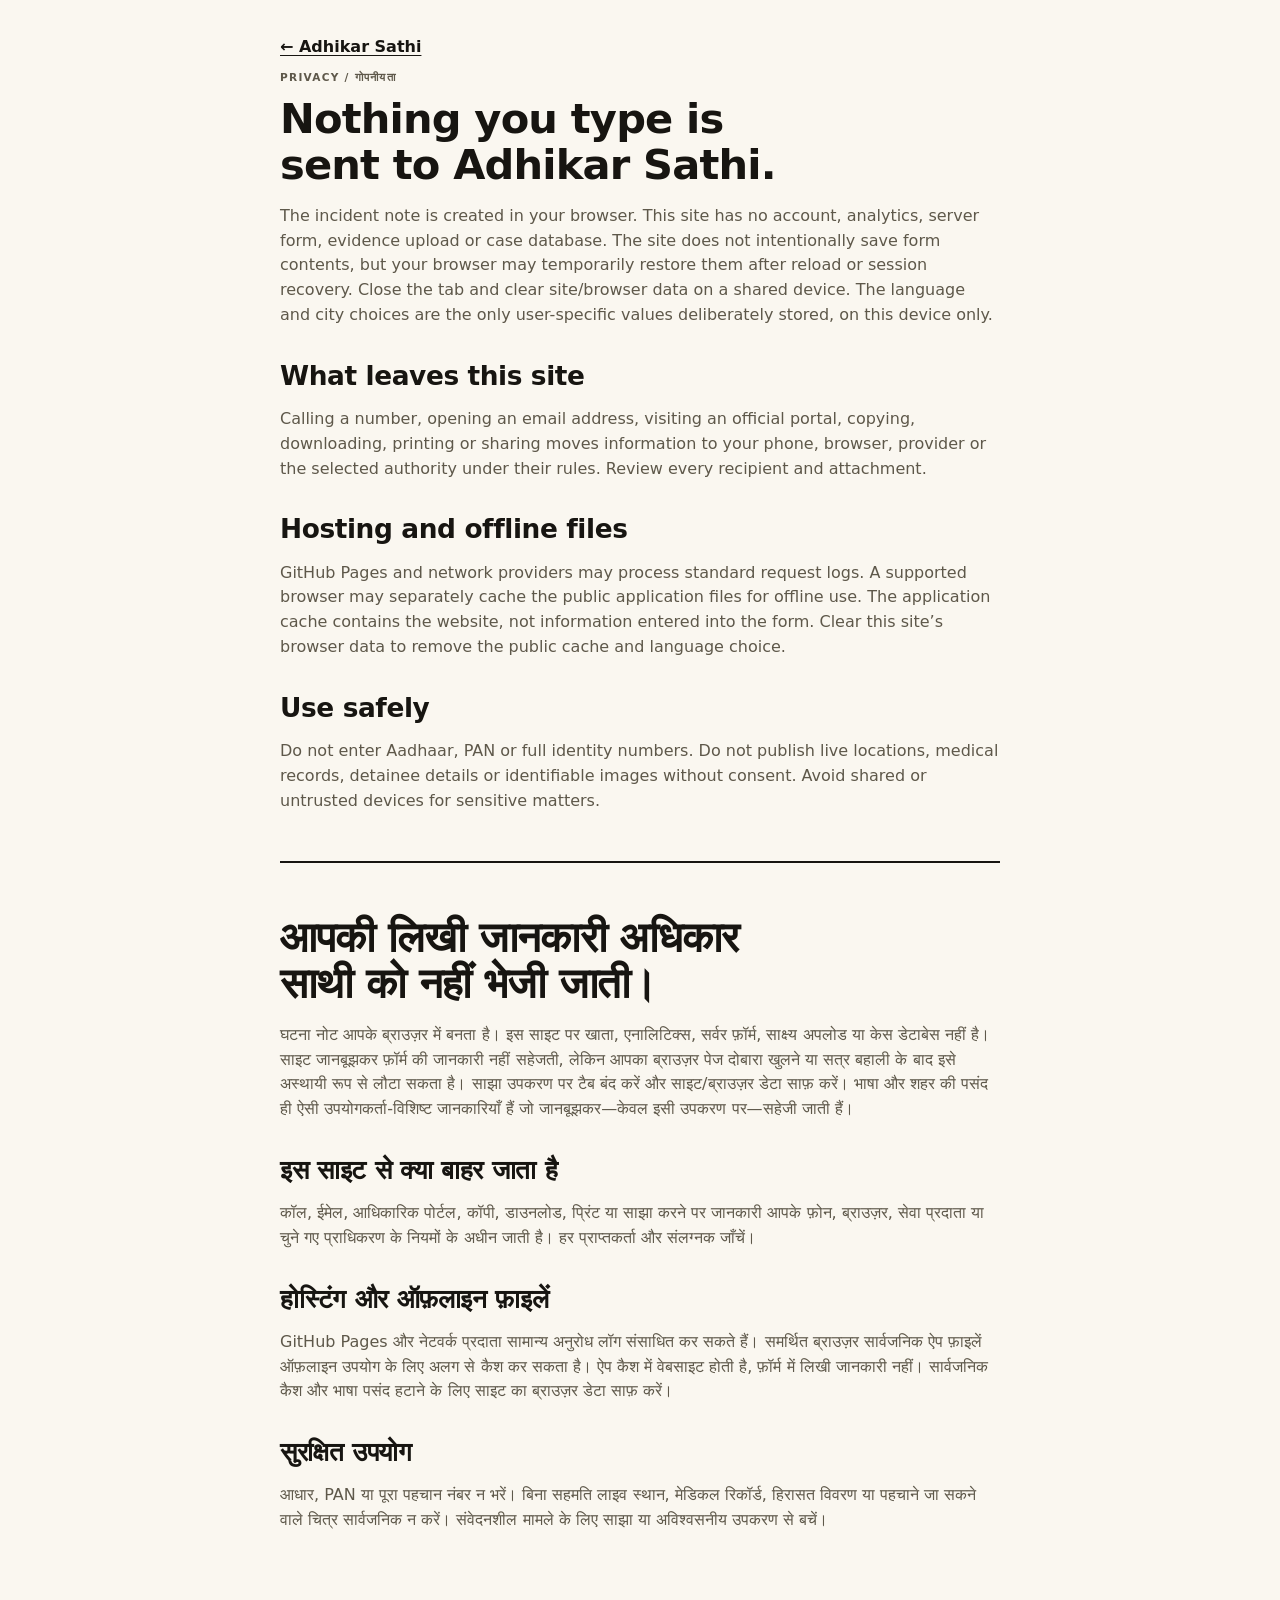
<file: site/privacy.html>
<!doctype html>
<html lang="en">
<head>
  <meta charset="utf-8">
  <meta name="viewport" content="width=device-width, initial-scale=1">
  <meta name="color-scheme" content="light dark">
  <meta name="theme-color" content="#faf7f0" media="(prefers-color-scheme: light)">
  <meta name="theme-color" content="#121110" media="(prefers-color-scheme: dark)">
  <title>Privacy — Adhikar Sathi</title>
  <link rel="icon" href="data:image/svg+xml,<svg xmlns='http://www.w3.org/2000/svg' viewBox='0 0 64 64'><rect width='64' height='64' rx='13' fill='%23f2b90d'/><rect x='3' y='3' width='58' height='58' rx='10' fill='none' stroke='%23171511' stroke-width='3'/><text x='32' y='46' text-anchor='middle' font-size='38' font-weight='bold' fill='%23171511'>अ</text></svg>">
  <link rel="stylesheet" href="styles.css">
</head>
<body>
  <main class="privacy-page">
    <a href="./">← Adhikar Sathi</a>
    <p class="kicker">Privacy / गोपनीयता</p>
    <h1>Nothing you type is sent to Adhikar Sathi.</h1>
    <p>The incident note is created in your browser. This site has no account, analytics, server form, evidence upload or case database. The site does not intentionally save form contents, but your browser may temporarily restore them after reload or session recovery. Close the tab and clear site/browser data on a shared device. The language and city choices are the only user-specific values deliberately stored, on this device only.</p>
    <h2>What leaves this site</h2>
    <p>Calling a number, opening an email address, visiting an official portal, copying, downloading, printing or sharing moves information to your phone, browser, provider or the selected authority under their rules. Review every recipient and attachment.</p>
    <h2>Hosting and offline files</h2>
    <p>GitHub Pages and network providers may process standard request logs. A supported browser may separately cache the public application files for offline use. The application cache contains the website, not information entered into the form. Clear this site’s browser data to remove the public cache and language choice.</p>
    <h2>Use safely</h2>
    <p>Do not enter Aadhaar, PAN or full identity numbers. Do not publish live locations, medical records, detainee details or identifiable images without consent. Avoid shared or untrusted devices for sensitive matters.</p>

    <section lang="hi" class="hindi-privacy">
      <h1>आपकी लिखी जानकारी अधिकार साथी को नहीं भेजी जाती।</h1>
      <p>घटना नोट आपके ब्राउज़र में बनता है। इस साइट पर खाता, एनालिटिक्स, सर्वर फ़ॉर्म, साक्ष्य अपलोड या केस डेटाबेस नहीं है। साइट जानबूझकर फ़ॉर्म की जानकारी नहीं सहेजती, लेकिन आपका ब्राउज़र पेज दोबारा खुलने या सत्र बहाली के बाद इसे अस्थायी रूप से लौटा सकता है। साझा उपकरण पर टैब बंद करें और साइट/ब्राउज़र डेटा साफ़ करें। भाषा और शहर की पसंद ही ऐसी उपयोगकर्ता-विशिष्ट जानकारियाँ हैं जो जानबूझकर—केवल इसी उपकरण पर—सहेजी जाती हैं।</p>
      <h2>इस साइट से क्या बाहर जाता है</h2>
      <p>कॉल, ईमेल, आधिकारिक पोर्टल, कॉपी, डाउनलोड, प्रिंट या साझा करने पर जानकारी आपके फ़ोन, ब्राउज़र, सेवा प्रदाता या चुने गए प्राधिकरण के नियमों के अधीन जाती है। हर प्राप्तकर्ता और संलग्नक जाँचें।</p>
      <h2>होस्टिंग और ऑफ़लाइन फ़ाइलें</h2>
      <p>GitHub Pages और नेटवर्क प्रदाता सामान्य अनुरोध लॉग संसाधित कर सकते हैं। समर्थित ब्राउज़र सार्वजनिक ऐप फ़ाइलें ऑफ़लाइन उपयोग के लिए अलग से कैश कर सकता है। ऐप कैश में वेबसाइट होती है, फ़ॉर्म में लिखी जानकारी नहीं। सार्वजनिक कैश और भाषा पसंद हटाने के लिए साइट का ब्राउज़र डेटा साफ़ करें।</p>
      <h2>सुरक्षित उपयोग</h2>
      <p>आधार, PAN या पूरा पहचान नंबर न भरें। बिना सहमति लाइव स्थान, मेडिकल रिकॉर्ड, हिरासत विवरण या पहचाने जा सकने वाले चित्र सार्वजनिक न करें। संवेदनशील मामले के लिए साझा या अविश्वसनीय उपकरण से बचें।</p>
    </section>
  </main>
</body>
</html>
</file>
<file: site/styles.css>
/* Adhikar Sathi — design system: “signal plates on paper”.
   The visual language of Indian public wayfinding — platform numerals,
   black-on-yellow signal plates, emergency red, ruled civic documents —
   set calmly on warm paper. One yellow, one red, warm ink; nothing else.
   Two automatic schemes share one token vocabulary; every text/surface
   pair is verified against WCAG AA (4.5:1 text, 3:1 UI) — see DESIGN.md. */

:root {
  color-scheme: light;
  --paper: #faf7f0;
  --card: #ffffff;
  --soft: #f2eee3;
  --field: #ffffff;
  --ink: #171511;
  --text: #2a2721;
  --muted: #5e584a;
  --line: #e3ddce;
  --line-bold: #4a453c;
  --field-border: #6e6759;
  --signal: #f2b90d;            /* the one identity color: signal yellow plates */
  --on-signal: #171511;
  --signal-soft: #fbf3dc;
  --signal-deep: #6b4e12;       /* text-safe yellow-brown for tinted fields */
  --danger: #c23430;            /* emergency red — 112 only */
  --danger-hover: #a02a27;
  --on-danger: #ffffff;
  --danger-ink: #b7312c;
  --danger-soft: #faecea;
  --button: #171511;            /* primary action: ink plate */
  --button-hover: #2e2b24;
  --on-button: #f7f4ed;
  --network-ink: #55503f;
  --band-surface: rgba(255, 255, 255, .22);
  --toast-bg: #171511;
  --toast-ink: #f5f2ea;
  --focus: #171511;
  --press: 0 2px 0 rgba(23, 21, 17, .22);
  --press-deep: 0 3px 0 rgba(23, 21, 17, .22);
  --radius-sm: 6px;
  --radius: 10px;
  --radius-lg: 12px;
  --border-w: 1.5px;
  --duration: 120ms;
  --icon-check: url("data:image/svg+xml,%3Csvg xmlns='http://www.w3.org/2000/svg' viewBox='0 0 24 24' fill='none' stroke='black' stroke-width='4' stroke-linecap='round' stroke-linejoin='round'%3E%3Cpath d='M4 12.5 9.5 18 20 6.5'/%3E%3C/svg%3E");
  --icon-phone: url("data:image/svg+xml,%3Csvg xmlns='http://www.w3.org/2000/svg' viewBox='0 0 24 24' fill='black'%3E%3Cpath d='M6.62 10.79a15.05 15.05 0 0 0 6.59 6.59l2.2-2.2a1 1 0 0 1 1.02-.24c1.12.37 2.33.57 3.57.57a1 1 0 0 1 1 1V20a1 1 0 0 1-1 1C10.61 21 3 13.39 3 4a1 1 0 0 1 1-1h3.5a1 1 0 0 1 1 1c0 1.24.2 2.45.57 3.57a1 1 0 0 1-.25 1.02l-2.2 2.2z'/%3E%3C/svg%3E");
}

@media (prefers-color-scheme: dark) {
  :root {
    color-scheme: dark;
    --paper: #121110;
    --card: #1b1916;
    --soft: #242119;
    --field: #171511;
    --ink: #f2efe7;
    --text: #d6d2c8;
    --muted: #a49d8e;
    --line: #37332b;
    --line-bold: #706a5a;
    --field-border: #837c6c;
    --signal: #f0b429;
    --on-signal: #171511;
    --signal-soft: #2e2712;
    --signal-deep: #e8c76a;
    --danger: #c63e38;
    --danger-hover: #b23530;
    --on-danger: #fff3f2;
    --danger-ink: #f09a93;
    --danger-soft: #391f1d;
    --button: #f2efe7;          /* dark mode: primary action is a paper plate */
    --button-hover: #dcd8cd;
    --on-button: #171511;
    --network-ink: #b5af9f;
    --band-surface: rgba(255, 255, 255, .16);
    --toast-bg: #2a2722;
    --toast-ink: #f5f2ea;
    --focus: #f2efe7;
    --press: 0 2px 0 rgba(0, 0, 0, .55);
    --press-deep: 0 3px 0 rgba(0, 0, 0, .55);
  }
}

/* ---------- base ---------- */

* { box-sizing: border-box; }
[hidden] { display: none !important; }
html { scroll-behavior: smooth; }
body {
  margin: 0;
  color: var(--text);
  background: var(--paper);
  font-family: ui-sans-serif, system-ui, -apple-system, BlinkMacSystemFont, "Segoe UI", sans-serif;
  font-size: 16px;
  line-height: 1.55;
  overflow-wrap: break-word;
  -webkit-text-size-adjust: 100%;
  text-rendering: optimizeLegibility;
}
html[lang="hi"] body { line-height: 1.65; }

::selection { background: rgba(242, 185, 13, .35); }
p { text-wrap: pretty; }
a {
  color: var(--ink);
  text-decoration-thickness: .09em;
  text-underline-offset: .2em;
}
a:visited { color: var(--ink); }
button, input, select, textarea { font: inherit; }
a, button, summary, input, select, textarea, label { touch-action: manipulation; }
button, a, summary { -webkit-tap-highlight-color: transparent; }
button, summary { -webkit-user-select: none; user-select: none; }
button { cursor: pointer; }
button:focus-visible,
a:focus-visible,
input:focus-visible,
select:focus-visible,
textarea:focus-visible,
summary:focus-visible {
  outline: 3px solid var(--focus);
  outline-offset: 2px;
}
.help-panel:focus, .success-message:focus { outline: none; }
body:not(.ready) *, body:not(.ready) *::before, body:not(.ready) *::after { transition: none !important; }

.skip-link {
  position: fixed;
  left: -9999px;
  top: calc(.5rem + env(safe-area-inset-top));
  z-index: 200;
  min-height: 48px;
  display: inline-flex;
  align-items: center;
  padding: .7rem 1rem;
  border-radius: var(--radius-sm);
  color: var(--on-button);
  background: var(--button);
}
.skip-link:focus { left: max(.5rem, env(safe-area-inset-left)); }
.sr-only {
  position: absolute;
  width: 1px;
  height: 1px;
  margin: -1px;
  padding: 0;
  overflow: hidden;
  clip: rect(0, 0, 0, 0);
  white-space: nowrap;
  border: 0;
}

/* ---------- header: ruled document head ---------- */

.topbar {
  position: sticky;
  top: 0;
  z-index: 50;
  display: flex;
  align-items: center;
  justify-content: space-between;
  gap: .6rem;
  min-height: calc(56px + env(safe-area-inset-top));
  padding: max(.4rem, env(safe-area-inset-top)) max(.75rem, env(safe-area-inset-right)) .4rem max(.75rem, env(safe-area-inset-left));
  background: var(--paper);
  border-bottom: 2px solid var(--ink);
}
.brand {
  min-width: 90px;
  min-height: 44px;
  display: flex;
  align-items: center;
  gap: .55rem;
  color: var(--ink);
  text-decoration: none;
  line-height: 1.08;
}
.brand:visited { color: var(--ink); }
.brand-mark {
  width: 30px;
  height: 30px;
  flex: 0 0 auto;
  display: grid;
  place-items: center;
  border: var(--border-w) solid var(--ink);
  border-radius: 7px;
  color: var(--on-signal);
  background: var(--signal);
  font-size: 1.02rem;
  font-weight: 800;
  line-height: 1;
}
.brand-text { display: flex; flex-direction: column; justify-content: center; }
.brand-text strong { font-size: 1rem; font-weight: 750; letter-spacing: -.01em; }
.brand-text span { margin-top: .2rem; color: var(--muted); font-size: .72rem; }
.top-actions { display: flex; align-items: center; gap: .4rem; }
.quiet-button,
.header-emergency {
  min-height: 44px;
  display: inline-flex;
  align-items: center;
  justify-content: center;
  gap: .35rem;
  padding: .5rem .7rem;
  border: var(--border-w) solid var(--line-bold);
  border-radius: var(--radius-sm);
  font-size: .78rem;
  font-weight: 700;
  text-decoration: none;
  white-space: nowrap;
  transition: background-color var(--duration) ease-out, border-color var(--duration) ease-out;
}
.quiet-button { color: var(--ink); background: var(--card); }
.quiet-button:visited { color: var(--ink); }
.quiet-button:hover { background: var(--soft); border-color: var(--ink); }
.header-emergency { color: var(--on-danger); background: var(--danger); border-color: var(--danger); box-shadow: var(--press); }
.header-emergency:visited { color: var(--on-danger); }
.header-emergency:hover { background: var(--danger-hover); border-color: var(--danger-hover); }
.header-emergency:active { transform: translateY(2px); box-shadow: none; }
.header-emergency strong { font-size: 1.1rem; font-weight: 800; font-variant-numeric: tabular-nums; letter-spacing: .01em; }
.network {
  border-radius: 999px;
  padding: .28rem .55rem;
  color: var(--network-ink);
  background: var(--soft);
  font-size: .7rem;
  font-weight: 700;
}
.network.offline { color: var(--signal-deep); background: var(--signal-soft); }
.offline-banner {
  width: 100%;
  padding: .6rem max(.75rem, env(safe-area-inset-right)) .6rem max(.75rem, env(safe-area-inset-left));
  color: var(--signal-deep);
  background: var(--signal-soft);
  border-bottom: 1px solid var(--line);
  font-size: .82rem;
  text-align: center;
}
.offline-banner strong { margin-right: .35rem; }

/* ---------- layout + type ---------- */

main, footer { width: min(720px, 100% - 24px); margin-inline: auto; }
.hero { padding: 1.25rem 0 .4rem; }
.kicker {
  margin: 0 0 .55rem;
  color: var(--muted);
  font-size: .66rem;
  font-weight: 750;
  letter-spacing: .12em;
  line-height: 1.4;
  text-transform: uppercase;
}
.hero .kicker {
  display: inline-block;
  padding: .32rem .55rem .28rem;
  border: var(--border-w) solid var(--ink);
  border-radius: var(--radius-sm);
  color: var(--on-signal);
  background: var(--signal);
  box-shadow: var(--press);
}
.danger-panel .kicker { color: var(--danger-ink); }
h1, h2 {
  margin: 0;
  color: var(--ink);
  font-weight: 750;
  text-wrap: balance;
}
h1 { max-width: 24ch; font-size: clamp(1.75rem, 1.1rem + 3vw, 2.6rem); line-height: 1.1; letter-spacing: -.02em; }
h2 { font-size: clamp(1.3rem, 1.05rem + 1.3vw, 1.65rem); line-height: 1.18; letter-spacing: -.015em; }
h3 { margin: 1.6rem 0 .6rem; color: var(--ink); font-size: 1rem; font-weight: 700; line-height: 1.3; }
html[lang="hi"] h1,
html[lang="hi"] h2 {
  font-weight: 700;
  letter-spacing: 0;
  line-height: 1.3;
}
html[lang="hi"] .kicker, html[lang="hi"] .city-label { letter-spacing: .05em; }
.intro { margin: .45rem 0 0; color: var(--muted); font-size: .95rem; font-weight: 500; }

/* ---------- city choice ---------- */

.city-select { display: flex; flex-wrap: wrap; align-items: center; gap: .4rem; margin-top: .95rem; }
.city-label { flex-basis: 100%; color: var(--muted); font-size: .7rem; font-weight: 750; letter-spacing: .1em; text-transform: uppercase; }
.city-chip {
  min-height: 44px;
  display: inline-flex;
  align-items: center;
  gap: .35rem;
  padding: .45rem .8rem;
  border: var(--border-w) solid var(--line-bold);
  border-radius: 999px;
  color: var(--ink);
  background: var(--card);
  font-size: .84rem;
  font-weight: 700;
  transition: background-color var(--duration) ease-out, border-color var(--duration) ease-out, color var(--duration) ease-out;
}
.city-chip:hover { background: var(--soft); border-color: var(--ink); }
.city-chip[aria-pressed="true"] { color: var(--on-signal); background: var(--signal); border-color: var(--ink); }
.city-chip[aria-pressed="true"]::before {
  content: "";
  width: .8rem;
  height: .8rem;
  flex: 0 0 auto;
  background: currentColor;
  -webkit-mask: var(--icon-check) center / contain no-repeat;
  mask: var(--icon-check) center / contain no-repeat;
}
.city-note { flex-basis: 100%; margin-top: .05rem; color: var(--muted); font-size: .78rem; }

/* ---------- the four routes: platform signs ---------- */

.routes {
  margin: .85rem 0 1.9rem;
  border: var(--border-w) solid var(--line-bold);
  border-radius: var(--radius-lg);
  background: var(--card);
  box-shadow: var(--press-deep);
}
.route {
  width: 100%;
  min-height: 70px;
  display: grid;
  grid-template-columns: 44px minmax(0, 1fr) 24px;
  gap: .8rem;
  align-items: center;
  padding: .7rem .8rem;
  border: 0;
  color: var(--ink);
  background: var(--card);
  text-align: left;
  transition: background-color var(--duration) ease-out;
}
.route + .route { border-top: 1px solid var(--line); }
.route:first-of-type { border-radius: calc(var(--radius-lg) - 2px) calc(var(--radius-lg) - 2px) 0 0; }
.route:last-of-type { border-radius: 0 0 calc(var(--radius-lg) - 2px) calc(var(--radius-lg) - 2px); }
.route:hover, .route:active { background: var(--soft); }
.route:active .route-number { transform: translateY(1px); }
.route[aria-expanded="true"] { background: var(--soft); box-shadow: inset 3px 0 0 var(--ink); }
.route-number {
  width: 44px;
  height: 44px;
  display: grid;
  place-items: center;
  border: var(--border-w) solid var(--ink);
  border-radius: 8px;
  font-size: 1.3rem;
  font-weight: 800;
  font-variant-numeric: tabular-nums;
  color: var(--ink);
  background: var(--card);
  transition: transform 90ms ease-out;
}
.route.danger .route-number { color: var(--on-danger); background: var(--danger); border-color: var(--danger); }
.route strong, .route small { display: block; }
.route strong { font-size: 1.05rem; font-weight: 700; line-height: 1.3; letter-spacing: -.008em; }
.route small { margin-top: .16rem; color: var(--muted); font-size: .8rem; line-height: 1.35; }
.route-arrow { color: var(--ink); font-size: 1.3rem; font-weight: 700; line-height: 1; text-align: center; transition: transform var(--duration) ease-out; }
.route:hover .route-arrow { transform: translateX(3px); }

/* ---------- help panels: ruled sections ---------- */

.help-panel {
  margin: 0 0 1.9rem;
  padding: 1rem;
  border: var(--border-w) solid var(--line-bold);
  border-top: 4px solid var(--ink);
  border-radius: var(--radius-lg);
  background: var(--card);
  box-shadow: var(--press-deep);
  scroll-margin-top: calc(70px + env(safe-area-inset-top));
}
.danger-panel { border-top-color: var(--danger); }
.help-panel .kicker { display: flex; align-items: center; gap: .55rem; }
.help-panel .kicker::before {
  content: "";
  width: 26px;
  height: 26px;
  flex: 0 0 auto;
  display: grid;
  place-items: center;
  border: var(--border-w) solid var(--ink);
  border-radius: 6px;
  color: var(--ink);
  background: var(--card);
  font-size: .92rem;
  font-weight: 800;
  letter-spacing: 0;
  font-variant-numeric: tabular-nums;
}
.danger-panel .kicker::before { content: "1"; color: var(--on-danger); background: var(--danger); border-color: var(--danger); }
.custody-panel .kicker::before { content: "2"; }
.lawyer-panel .kicker::before { content: "3"; }
.record-panel .kicker::before { content: "4"; }
.panel-heading > p:not(.kicker), .form-note { color: var(--muted); }
.panel-heading > p:not(.kicker) { font-size: .92rem; }
.form-note { margin: 1rem 0 0; font-size: .88rem; }

.call-grid, .decision-grid { display: grid; gap: .6rem; margin: 1.1rem 0; }
.call-card {
  min-height: 72px;
  display: grid;
  grid-template-columns: auto minmax(0, 1fr) auto;
  grid-template-rows: auto auto;
  column-gap: .85rem;
  align-items: center;
  padding: .7rem .85rem;
  border: var(--border-w) solid var(--line-bold);
  border-radius: var(--radius);
  color: var(--ink);
  background: var(--card);
  text-decoration: none;
  box-shadow: var(--press);
  transition: border-color var(--duration) ease-out, background-color var(--duration) ease-out, box-shadow var(--duration) ease-out, transform 90ms ease-out;
}
.call-card:visited { color: var(--ink); }
.call-card:hover { border-color: var(--ink); box-shadow: var(--press-deep); }
.call-card:active { transform: translateY(2px); box-shadow: none; }
.call-card.primary { color: var(--on-signal); background: var(--signal); border-color: var(--ink); }
a.call-card[href="tel:112"] { color: var(--on-danger); background: var(--danger); border-color: var(--danger); }
a.call-card[href="tel:112"]:hover { background: var(--danger-hover); border-color: var(--danger-hover); }
a.call-card[href="tel:112"] small { color: var(--on-danger); }
.call-card > span { grid-row: 1 / 3; font-size: clamp(1.35rem, 6vw, 1.6rem); font-weight: 800; letter-spacing: -.01em; line-height: 1.05; font-variant-numeric: tabular-nums; white-space: nowrap; }
.call-card strong { align-self: end; font-size: .9rem; font-weight: 700; line-height: 1.3; }
.call-card small { align-self: start; grid-column: 2; margin-top: .12rem; font-size: .78rem; color: var(--muted); }
.call-card.primary small { color: var(--on-signal); }
.call-card::after {
  content: "";
  grid-column: 3;
  grid-row: 1 / 3;
  width: 1.1rem;
  height: 1.1rem;
  background: currentColor;
  opacity: .6;
  -webkit-mask: var(--icon-phone) center / contain no-repeat;
  mask: var(--icon-phone) center / contain no-repeat;
}
.call-card.primary::after, a.call-card[href="tel:112"]::after { opacity: .9; }

.decision-grid article { padding: .95rem; border: 1px solid var(--line); border-radius: var(--radius); background: var(--soft); }
.decision-grid article > strong { display: block; color: var(--ink); font-weight: 700; line-height: 1.35; }
.decision-grid article > p { margin: .45rem 0 .9rem; color: var(--muted); font-size: .9rem; }
.decision-grid .call-card { background: var(--card); }
.decision-grid .call-card.primary { background: var(--signal); }
.emergency-line { margin: .75rem 0 1.1rem; padding: .55rem .85rem; border: 1px solid var(--line); border-radius: var(--radius-sm); background: var(--danger-soft); }
.emergency-line a { min-height: 44px; display: inline-flex; align-items: center; padding-inline: .4rem; color: var(--danger-ink); font-weight: 800; }

.hospital-list { margin: 1rem 0 0; padding: .7rem .85rem; border: 1px solid var(--line); border-radius: var(--radius-sm); background: var(--soft); font-size: .88rem; }
.hospital-list strong { display: block; margin-bottom: .25rem; color: var(--ink); }
.hospital-list span { color: var(--muted); }
.first-aid { padding-left: 1.2rem; }
.first-aid li { margin: .7rem 0; color: var(--muted); }

.steps { padding-left: 1.3rem; }
.steps li { margin: .8rem 0; padding-left: .2rem; }
.steps li span, .steps.compact li { color: var(--muted); }
.checklist { list-style: none; padding: 0; }
.checklist li { position: relative; margin: .5rem 0; padding: .65rem .65rem .65rem 2.15rem; border-radius: var(--radius-sm); background: var(--soft); }
.checklist li::before { content: "□"; position: absolute; left: .72rem; color: var(--ink); font-weight: 800; }

/* ---------- disclosure ---------- */

details { margin: 1rem 0; border: 1px solid var(--line); border-radius: var(--radius); background: var(--soft); }
summary {
  min-height: 48px;
  display: flex;
  align-items: center;
  gap: .6rem;
  padding: .7rem .85rem;
  color: var(--ink);
  cursor: pointer;
  font-weight: 700;
  line-height: 1.35;
  list-style: none;
}
summary::-webkit-details-marker { display: none; }
summary::after {
  content: "";
  flex: 0 0 auto;
  margin-left: auto;
  width: .5rem;
  height: .5rem;
  border-right: 2px solid var(--muted);
  border-bottom: 2px solid var(--muted);
  transform: translateY(-2px) rotate(45deg);
  transition: transform var(--duration) ease-out;
}
details[open] > summary::after { transform: translateY(2px) rotate(225deg); }
details > :not(summary) { margin-inline: .9rem; }
details > :last-child { margin-bottom: .9rem; }
details p { color: var(--muted); }

.say-this { margin: 1rem 0; padding: .95rem; border: 1px solid var(--line); border-left: 4px solid var(--signal); border-radius: var(--radius); background: var(--signal-soft); }
.say-this strong { color: var(--ink); }
.say-this p { margin-bottom: 0; color: var(--text); }
.small-note { color: var(--muted); font-size: .86rem; }
.text-link { min-height: 44px; display: inline-flex; align-items: center; margin: .15rem 0; font-weight: 700; overflow-wrap: anywhere; }

/* ---------- buttons: ink plates ---------- */

.copy-button, .secondary-button, .generate-button, .back-button {
  min-height: 48px;
  display: inline-flex;
  align-items: center;
  justify-content: center;
  border-radius: var(--radius-sm);
  padding: .7rem 1rem;
  font-weight: 700;
  line-height: 1.25;
  text-align: center;
  text-decoration: none;
  box-shadow: var(--press);
  transition: background-color var(--duration) ease-out, border-color var(--duration) ease-out, box-shadow var(--duration) ease-out, transform 90ms ease-out;
}
.copy-button, .generate-button { border: var(--border-w) solid var(--button); color: var(--on-button); background: var(--button); }
.copy-button:visited { color: var(--on-button); }
.copy-button:hover, .generate-button:hover { background: var(--button-hover); border-color: var(--button-hover); }
.secondary-button, .back-button { border: var(--border-w) solid var(--line-bold); color: var(--ink); background: var(--card); }
.secondary-button:hover, .back-button:hover { background: var(--soft); border-color: var(--ink); }
.copy-button:active, .secondary-button:active, .generate-button:active, .back-button:active { transform: translateY(2px); box-shadow: none; }
.back-button { width: 100%; margin: 1rem 0 0; }

/* ---------- incident form ---------- */

form { display: grid; gap: .9rem; margin-top: 1.25rem; }
label { display: flex; flex-direction: column; gap: .4rem; color: var(--ink); font-size: .92rem; font-weight: 700; }
label:has(input[required], select[required], textarea[required]) > span:first-child::after { content: " *"; color: var(--danger-ink); }
label small { color: var(--muted); font-size: .82rem; font-weight: 400; }
input, select, textarea {
  width: 100%;
  min-height: 50px;
  border: var(--border-w) solid var(--field-border);
  border-radius: var(--radius-sm);
  padding: .72rem .78rem;
  color: var(--ink);
  background: var(--field);
  font-size: 16px;
}
textarea { min-height: 7.5rem; resize: vertical; line-height: 1.5; }
input:hover, select:hover, textarea:hover { border-color: var(--ink); }
input:user-invalid, select:user-invalid, textarea:user-invalid { border-color: var(--danger-ink); box-shadow: 0 0 0 1px var(--danger-ink); }
.confirm { min-height: 52px; flex-direction: row; align-items: flex-start; gap: .7rem; padding: .75rem; border-radius: var(--radius-sm); background: var(--soft); }
.confirm input { width: 24px; min-height: 24px; height: 24px; margin: 0; flex: 0 0 auto; accent-color: var(--ink); }
.confirm span { font-weight: 500; }
.incident-output { margin-top: 1.25rem; padding-top: 1.25rem; border-top: 1px solid var(--line); }
.success-message { margin: 0 0 .8rem; padding: .75rem .85rem; border: 1px solid var(--line); border-left: 4px solid var(--signal); border-radius: var(--radius-sm); color: var(--ink); background: var(--signal-soft); font-weight: 700; }
.incident-output textarea { min-height: 320px; font-family: ui-monospace, SFMono-Regular, Menlo, monospace; font-size: .86rem; line-height: 1.5; }
.output-actions, .offline-actions, .resource-links { display: flex; flex-wrap: wrap; gap: .55rem; margin-top: .7rem; }

/* ---------- after-safe / report routes ---------- */

.after-safe { margin-top: 1.6rem; padding: 2.2rem 0 1.4rem; border-top: 2px solid var(--ink); }
.report-list { display: grid; gap: .55rem; margin-top: 1.1rem; }
.report-item { margin: 0; border: var(--border-w) solid var(--line-bold); background: var(--card); }
.report-content { padding-bottom: .1rem; }
.report-content p:first-child { margin-top: .25rem; }
.resource-links { padding-bottom: .2rem; }
.resource-links a {
  min-height: 44px;
  display: inline-flex;
  align-items: center;
  padding: .45rem .65rem;
  border: 1px solid var(--line-bold);
  border-radius: var(--radius-sm);
  background: var(--card);
  font-weight: 700;
  line-height: 1.25;
  overflow-wrap: anywhere;
}
.resource-links a:hover { background: var(--soft); border-color: var(--ink); }

/* ---------- the card band: signal yellow ---------- */

.offline {
  margin-top: 1.9rem;
  padding: 1.25rem;
  border: var(--border-w) solid var(--ink);
  border-radius: var(--radius-lg);
  color: var(--on-signal);
  background: var(--signal);
  box-shadow: var(--press-deep);
  --focus: var(--on-signal);
  --muted: #4a4530;
}
.offline h2 { color: var(--on-signal); }
.offline .copy-button { color: #f7f4ed; background: #171511; border-color: #171511; }
.offline .copy-button:hover { background: #2e2b24; border-color: #2e2b24; }
.offline .secondary-button { color: var(--on-signal); background: transparent; border-color: rgba(23, 21, 17, .55); box-shadow: none; }
.offline .secondary-button:hover { background: rgba(23, 21, 17, .08); border-color: #171511; }
.offline-details { border-color: rgba(23, 21, 17, .35); background: var(--band-surface); }
.offline-details summary { color: var(--on-signal); }
.offline-details summary::after { border-color: rgba(23, 21, 17, .65); }
.other-actions { margin: 1.4rem 0 2.6rem; }
.other-actions p { display: flex; flex-wrap: wrap; gap: .35rem .75rem; }
.other-actions a { min-height: 44px; display: inline-flex; align-items: center; }

/* ---------- footer + toast ---------- */

footer { padding: 1.4rem 0 max(2rem, env(safe-area-inset-bottom)); border-top: 2px solid var(--ink); color: var(--muted); font-size: .86rem; }
footer strong { color: var(--ink); }
footer p { max-width: 650px; }
footer > div { display: flex; flex-wrap: wrap; align-items: center; gap: .15rem .85rem; }
footer > div > a,
.footer-share {
  min-height: 44px;
  display: inline-flex;
  align-items: center;
  border: 0;
  padding: .2rem 0;
  color: var(--ink);
  background: transparent;
  text-decoration: underline;
  text-underline-offset: .2em;
  cursor: pointer;
  font-weight: 700;
}
footer small { display: inline-flex; align-items: center; min-height: 44px; }
footer small a { min-height: 44px; display: inline-flex; align-items: center; margin-left: .25rem; }
.toast {
  position: fixed;
  z-index: 120;
  pointer-events: none;
  left: 50%;
  bottom: max(.9rem, env(safe-area-inset-bottom));
  transform: translateX(-50%);
  width: max-content;
  max-width: min(420px, calc(100% - 1.5rem));
  padding: .8rem 1rem;
  border-radius: var(--radius-sm);
  color: var(--toast-ink);
  background: var(--toast-bg);
  box-shadow: 0 4px 0 rgba(0, 0, 0, .25);
  text-align: center;
  font-size: .9rem;
  font-weight: 600;
}

/* ---------- privacy / 404 ---------- */

.privacy-page { width: min(720px, 100% - 24px); margin: 0 auto; padding: 1.6rem 0 4rem; }
.privacy-page > a { min-height: 44px; display: inline-flex; align-items: center; font-weight: 700; }
.privacy-page h1 { margin: .75rem 0 1rem; }
.privacy-page p { color: var(--muted); }
.privacy-page h2 { margin-top: 2rem; }
.hindi-privacy { margin-top: 3rem; padding-top: 2.5rem; border-top: 2px solid var(--ink); }

/* ---------- responsive ---------- */

@media (min-width: 620px) {
  .topbar { padding-inline: max(1rem, calc((100vw - 760px) / 2)); }
  .hero { padding-top: 2.2rem; }
  .city-label { flex-basis: auto; margin-right: .2rem; }
  .call-grid { grid-template-columns: repeat(2, minmax(0, 1fr)); }
  .call-grid.three { grid-template-columns: repeat(3, minmax(0, 1fr)); }
  .decision-grid { grid-template-columns: 1fr 1fr; }
  form { grid-template-columns: 1fr 1fr; }
  label.full, .full { grid-column: 1 / -1; }
  .help-panel { padding: 1.6rem; }
  .offline { padding: 1.6rem; }
  .route { padding: .9rem 1rem; }
}

@media (max-width: 619px) {
  .network, .top-actions > a.quiet-button { display: none; }
}

@media (max-width: 350px) {
  main, footer { width: min(100% - 20px, 720px); }
  .topbar { gap: .35rem; padding-inline: max(.55rem, env(safe-area-inset-left)); }
  .top-actions { gap: .3rem; }
  .header-emergency span { display: none; }
  .quiet-button, .header-emergency { padding-inline: .6rem; }
  .hero { padding-top: .9rem; }
  .city-chip { padding-inline: .65rem; font-size: .8rem; }
  .route { grid-template-columns: 38px minmax(0, 1fr) 20px; gap: .6rem; padding-inline: .65rem; }
  .route-number { width: 38px; height: 38px; font-size: 1.1rem; }
  .help-panel { padding: .9rem; }
}

@media (max-height: 650px) and (max-width: 500px) {
  .hero { padding-top: .7rem; padding-bottom: .2rem; }
  h1 { font-size: 1.55rem; }
  .intro { display: none; }
  .city-select { margin-top: .6rem; }
  .city-note { display: none; }
  .routes { margin-top: .6rem; }
  .route { min-height: 58px; padding-block: .45rem; }
  .route small { display: none; }
  .route-number { width: 38px; height: 38px; font-size: 1.1rem; }
}

@media (max-height: 600px) and (orientation: landscape) and (min-width: 600px) {
  .hero { padding-top: .9rem; }
  h1 { font-size: 1.7rem; }
  .intro { display: none; }
  .route { min-height: 56px; padding-block: .45rem; }
  .route small { display: none; }
}

@media (prefers-reduced-motion: reduce) {
  html { scroll-behavior: auto; }
  *, *::before, *::after { scroll-behavior: auto !important; transition-duration: .01ms !important; animation-duration: .01ms !important; animation-iteration-count: 1 !important; }
}

@media (forced-colors: active) {
  .routes, .call-card, .copy-button, .generate-button, .secondary-button, .back-button, .city-chip, details, .route-number, .brand-mark, .offline { border: 1px solid ButtonText; }
  .route + .route { border-top: 1px solid ButtonText; }
  .call-card::after, .city-chip[aria-pressed="true"]::before { background: ButtonText; }
}

/* ---------- print ---------- */

.print-card { display: none; }

@media print {
  body { background: white; font-size: 11pt; }
  .topbar, .offline-banner, .hero, .routes, .help-panel, .after-safe, .other-actions, footer, .offline, .toast { display: none !important; }
  .print-card { display: block; color: black; }
  .print-card h2 { color: black; font-size: 16pt; margin-bottom: .5rem; }
  .print-card p { margin: 0 0 .55rem; line-height: 1.45; }
}
</file>
